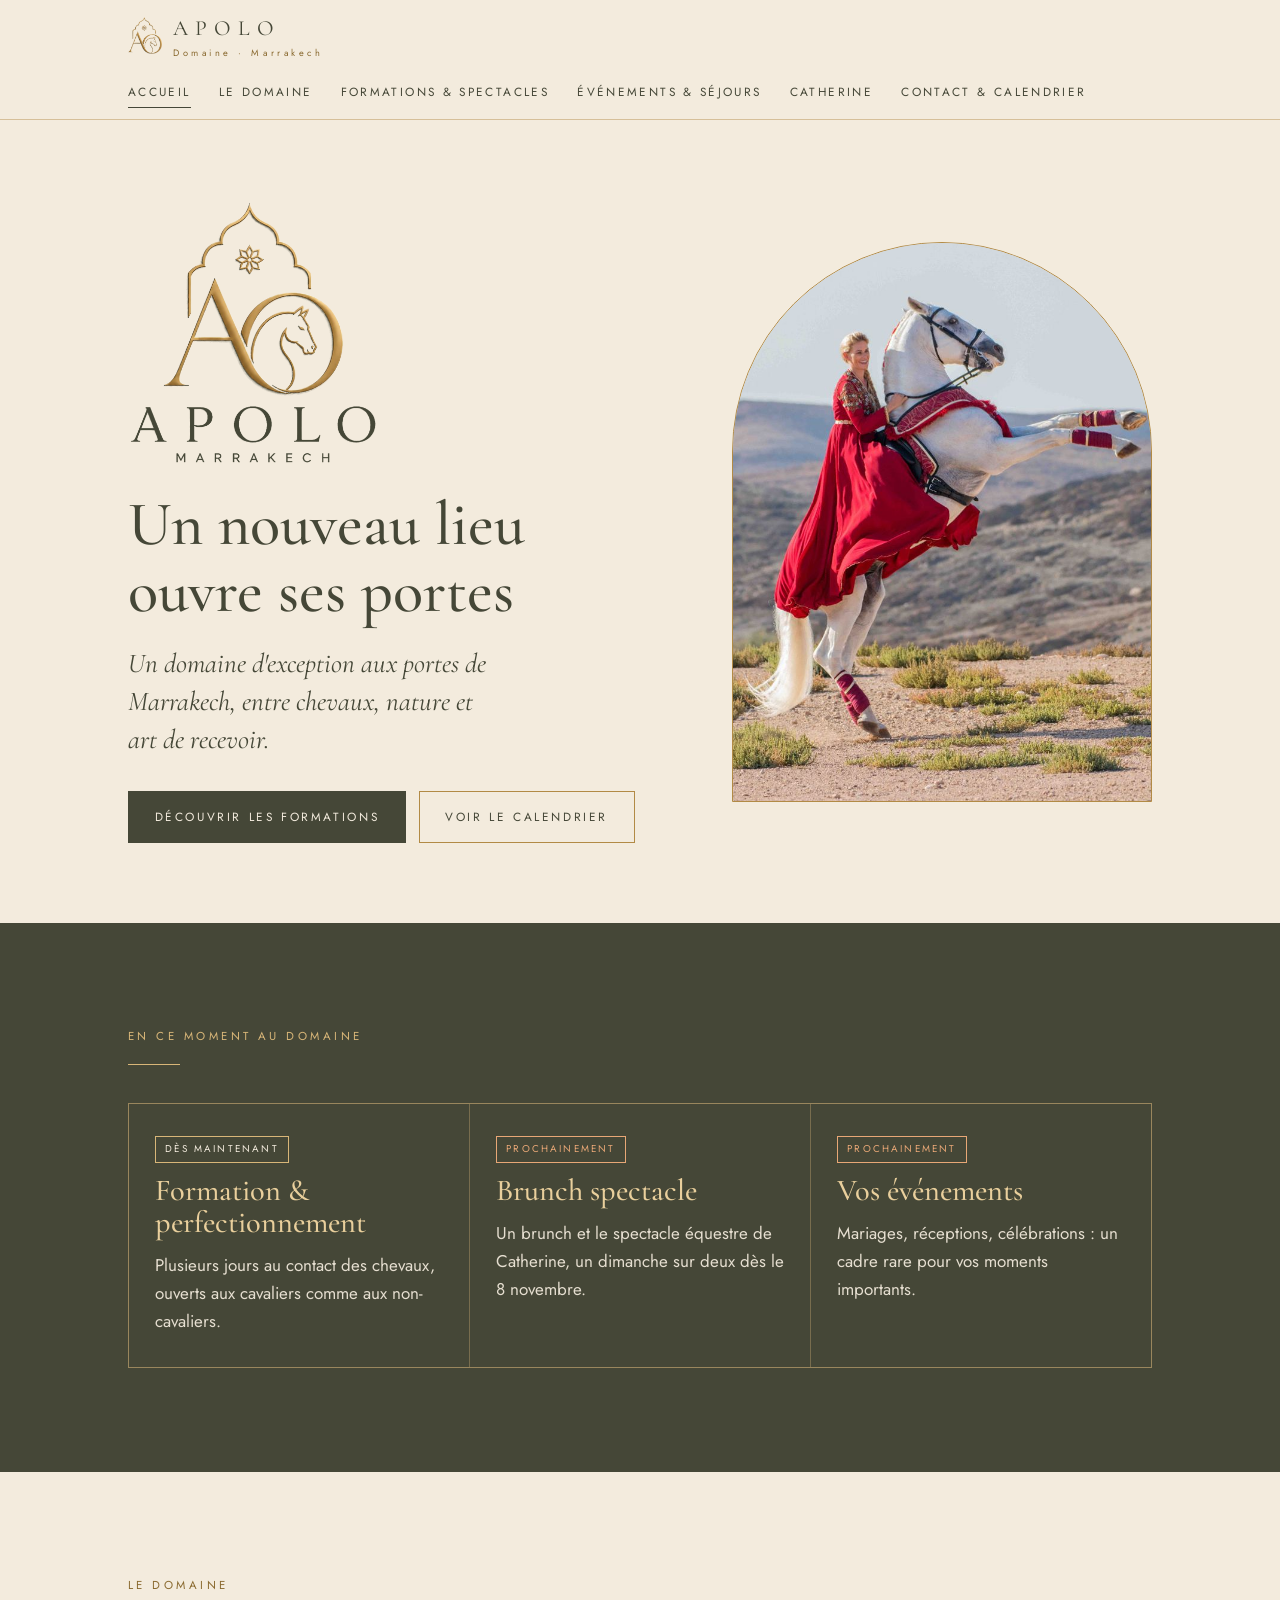
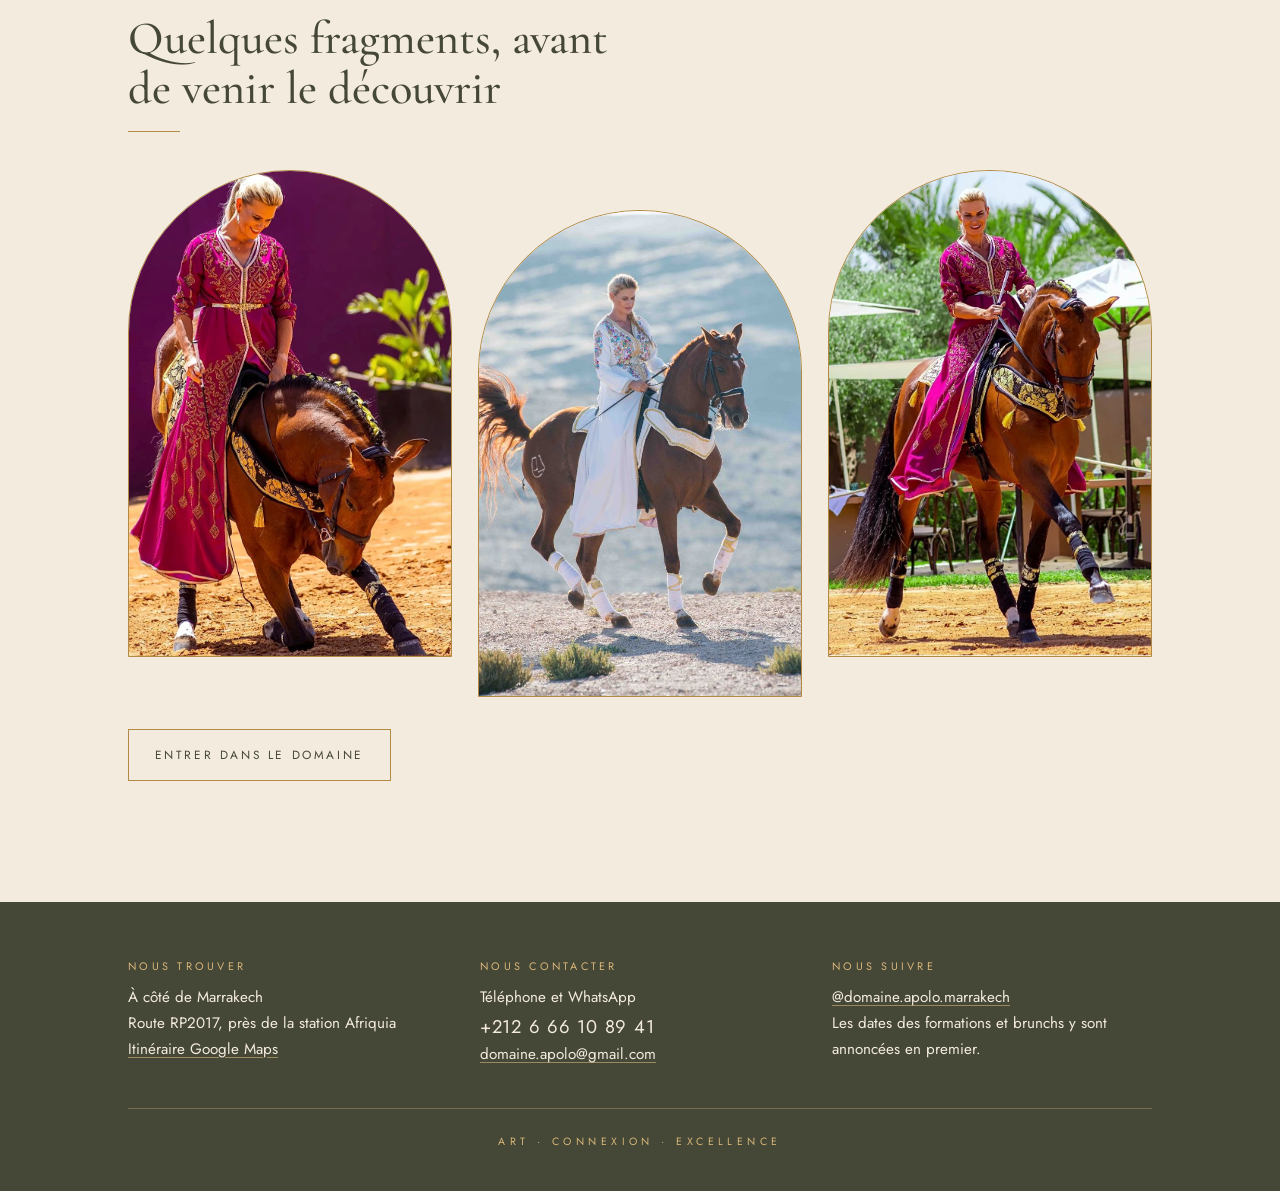
<file: index.html>
<!doctype html><html lang="fr"><head><meta charset=utf8><meta name=viewport content="width=device-width,initial-scale=1,viewport-fit=cover"><style>:root{color-scheme:light;box-sizing:border-box}body{margin:0;padding:0;font:14px -apple-system,sans-serif;background:#fff;color:#000}img{max-width:100%}</style></head><body>
<title>Apolo Domaine Marrakech</title>
<link rel="preconnect" href="https://fonts.googleapis.com">
<link rel="stylesheet" href="https://fonts.googleapis.com/css2?family=Cormorant+Garamond:ital,wght@0,400;0,500;0,600;1,400;1,500&family=Jost:wght@400;500&display=swap">
<link rel="stylesheet" href="style.css">
<style>
.hero{padding-block:clamp(2.5rem,7vw,5rem)}
.hero .split{grid-template-columns:minmax(0,1.1fr) minmax(0,.9fr)}
.hero-logo{width:min(250px,60vw)}
.hero h1{font-size:clamp(2.3rem,5.4vw,3.9rem);margin-top:1.6rem}
.hero .lead{margin:1.2rem 0 2rem;max-width:30ch}
.hero .arch{aspect-ratio:3/4;width:100%;max-width:420px;justify-self:end}
@media(max-width:760px){.hero .split{grid-template-columns:1fr}.hero .arch{justify-self:center;max-width:320px}}
.now{display:grid;grid-template-columns:repeat(auto-fit,minmax(min(100%,260px),1fr));gap:1px;background:rgba(216,182,120,.35);border:1px solid rgba(216,182,120,.35);margin-top:2.4rem}
.now a{background:var(--olive);padding:2rem 1.6rem;text-decoration:none;display:grid;gap:.7rem;align-content:start}
.now a:hover{background:var(--olive-soft)}
.now h3{font-size:1.9rem;color:#E9CF9C}
.now p{margin:0;opacity:.92}
.frags{display:grid;grid-template-columns:repeat(3,minmax(0,1fr));gap:clamp(.8rem,2.5vw,1.6rem);margin-top:2.4rem}
.frags .arch{aspect-ratio:2/3}
.frags .arch:nth-child(2){margin-top:2.5rem}
@media(max-width:560px){.frags{grid-template-columns:repeat(2,minmax(0,1fr))}.frags .arch:nth-child(3){display:none}}
</style>

<header class="top"><div class="wrap">
<a class="brand" href="index.html"><img src="embleme_apolo.png" alt=""><span>APOLO<small>Domaine · Marrakech</small></span></a>
<button class="menu-btn" type="button" aria-expanded="false" aria-controls="menu">Menu</button>
<nav class="nav" id="menu" aria-label="Menu principal">
<a href="index.html" aria-current="page">Accueil</a>
<a href="domaine.html">Le Domaine</a>
<a href="experiences.html">Formations &amp; Spectacles</a>
<a href="evenements.html">Événements &amp; Séjours</a>
<a href="catherine.html">Catherine</a>
<a href="contact.html">Contact &amp; Calendrier</a>
</nav>
</div></header>

<main>
<section class="hero"><div class="wrap split">
<div>
<img class="hero-logo" src="logo_apolo.png" alt="Apolo Marrakech">
<h1>Un nouveau lieu ouvre ses portes</h1>
<p class="lead">Un domaine d'exception aux portes de Marrakech, entre chevaux, nature et art de recevoir.</p>
<div class="actions"><a class="btn" href="experiences.html">Découvrir les formations</a><a class="btn ghost" href="contact.html">Voir le calendrier</a></div>
</div>
<div class="arch"><img src="photos/rouge-cabre.jpg" alt="Catherine en robe rouge sur un cheval blanc cabré" style="object-position:33% 50%"></div>
</div></section>

<section class="dark"><div class="wrap">
<div class="intro"><div class="eyebrow">En ce moment au domaine</div><div class="rule"></div></div>
<div class="now">
<a href="experiences.html"><span class="tag open" style="justify-self:start;color:var(--ivory);background:transparent;border-color:#D8B678">Dès maintenant</span><h3>Formation &amp; perfectionnement</h3><p>Plusieurs jours au contact des chevaux, ouverts aux cavaliers comme aux non-cavaliers.</p></a>
<a href="experiences.html"><span class="tag soon" style="justify-self:start">Prochainement</span><h3>Brunch spectacle</h3><p>Un brunch et le spectacle équestre de Catherine, un dimanche sur deux dès le 8 novembre.</p></a>
<a href="evenements.html"><span class="tag soon" style="justify-self:start">Prochainement</span><h3>Vos événements</h3><p>Mariages, réceptions, célébrations : un cadre rare pour vos moments importants.</p></a>
</div>
</div></section>

<section><div class="wrap">
<div class="intro"><div class="eyebrow">Le domaine</div><h2 style="font-size:clamp(2rem,4vw,2.9rem)">Quelques fragments, avant de venir le découvrir</h2><div class="rule"></div></div>
<div class="frags">
<div class="arch"><img src="photos/cath-fuchsia-reverence.jpg" alt="Catherine en caftan fuchsia, sur un alezan" style="object-position:45% 40%" loading="lazy"></div>
<div class="arch"><img src="photos/blanc-envol.jpg" alt="Cheval alezan, la queue dans la lumière" style="object-position:38% 50%" loading="lazy"></div>
<div class="arch"><img src="photos/cath-fuchsia-trot.jpg" alt="Catherine en caftan fuchsia, au trot sur un alezan" style="object-position:55% 40%" loading="lazy"></div>
</div>
<p style="margin-top:2rem"><a class="btn ghost" href="domaine.html">Entrer dans le domaine</a></p>
</div></section>
</main>

<footer class="foot"><div class="wrap">
<div class="cols">
<div><h4>Nous trouver</h4><p>À côté de Marrakech<br>Route RP2017, près de la station Afriquia<br><a href="https://www.google.com/maps/search/?api=1&amp;query=31.46699,-7.87174" target="_blank" rel="noopener">Itinéraire Google Maps</a></p></div>
<div><h4>Nous contacter</h4><p>Téléphone et WhatsApp<br><span style="font-size:1.15rem;letter-spacing:.04em">+212 6 66 10 89 41</span><br><a href="mailto:domaine.apolo@gmail.com">domaine.apolo@gmail.com</a></p></div>
<div><h4>Nous suivre</h4><p><a href="https://www.instagram.com/domaine.apolo.marrakech/" target="_blank" rel="noopener">@domaine.apolo.marrakech</a><br>Les dates des formations et brunchs y sont annoncées en premier.</p></div>
</div>
<div class="motto">Art · Connexion · Excellence</div>
</div></footer>
<script>(function(){function up(){try{window.scrollTo(0,0);document.documentElement.scrollTop=0;document.body.scrollTop=0;}catch(e){}}
try{if("scrollRestoration" in history)history.scrollRestoration="manual";}catch(e){}
if(!location.hash){up();document.addEventListener("DOMContentLoaded",up);window.addEventListener("load",function(){up();setTimeout(up,60);setTimeout(up,300);});window.addEventListener("pageshow",up);}
document.querySelectorAll(".nav a,.brand").forEach(function(a){a.addEventListener("click",function(e){var h=a.getAttribute("href")||"",p=location.pathname.split("/").pop()||"index.html";if(h===p||(h==="index.html"&&p==="")){e.preventDefault();window.scrollTo({top:0,behavior:"smooth"});var t=document.querySelector(".top"),m=document.querySelector(".menu-btn");if(t&&t.classList.contains("open")){t.classList.remove("open");if(m){m.setAttribute("aria-expanded","false");m.textContent="Menu";}}}});});})();</script>
<script>(function(){var b=document.querySelector(".menu-btn"),h=document.querySelector(".top");if(!b||!h)return;b.addEventListener("click",function(){var o=h.classList.toggle("open");b.setAttribute("aria-expanded",o?"true":"false");b.textContent=o?"Fermer":"Menu";});})();</script>
</body></html>
</file>
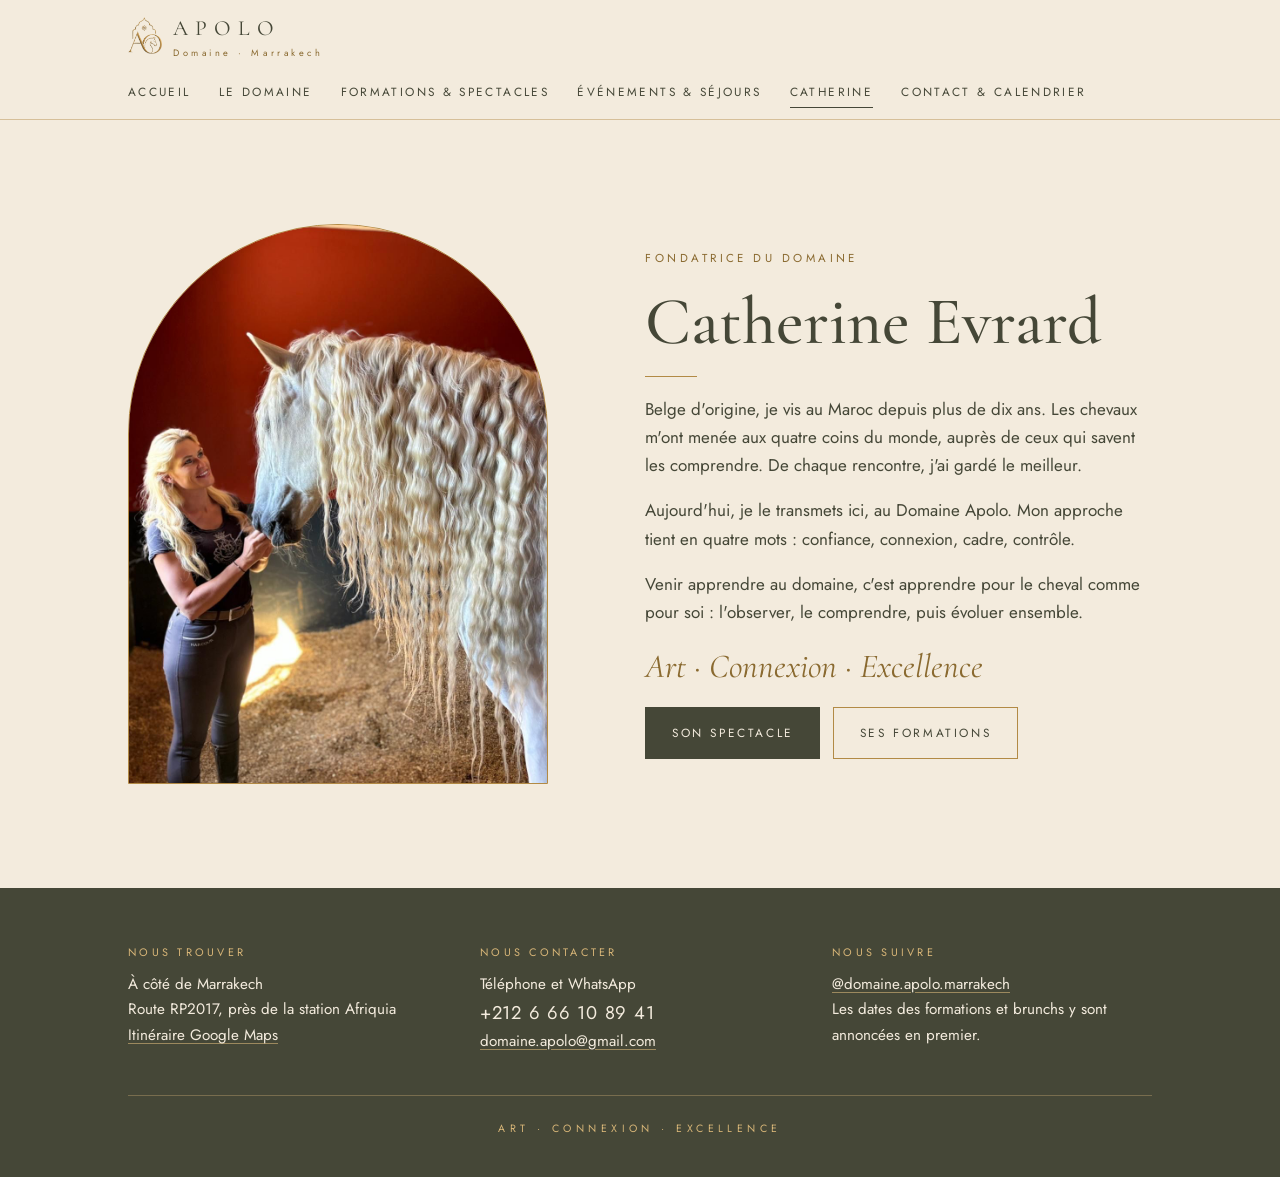
<file: catherine.html>
<!doctype html>
<html lang="fr">
<head>
<meta charset="utf-8">
<meta name="viewport" content="width=device-width, initial-scale=1, viewport-fit=cover">
<title>Catherine Evrard · Apolo</title>
<link rel="preconnect" href="https://fonts.googleapis.com">
<link rel="stylesheet" href="https://fonts.googleapis.com/css2?family=Cormorant+Garamond:ital,wght@0,400;0,500;0,600;1,400;1,500&family=Jost:wght@400;500&display=swap">
<link rel="stylesheet" href="style.css">
<style>
.portrait .arch{aspect-ratio:3/4;width:100%;max-width:420px}
.portrait h1{font-size:clamp(2.6rem,6vw,4.2rem)}
.quote{font-family:var(--f-display);font-style:italic;font-size:clamp(1.5rem,3vw,2.1rem);line-height:1.35;color:var(--gold-ink);margin:0;max-width:28ch}
.draft{border:1px dashed var(--gold);padding:1rem 1.2rem;font-size:.92rem;color:var(--olive-soft)}
</style>
</head>
<body>
<header class="top"><div class="wrap">
<a class="brand" href="index.html"><img src="embleme_apolo.png" alt=""><span>APOLO<small>Domaine · Marrakech</small></span></a>
<button class="menu-btn" type="button" aria-expanded="false" aria-controls="menu">Menu</button>
<nav class="nav" id="menu" aria-label="Menu principal">
<a href="index.html">Accueil</a>
<a href="domaine.html">Le Domaine</a>
<a href="experiences.html">Formations &amp; Spectacles</a>
<a href="evenements.html">Événements &amp; Séjours</a>
<a href="catherine.html" aria-current="page">Catherine</a>
<a href="contact.html">Contact &amp; Calendrier</a>
</nav>
</div></header>

<main>
<section class="portrait"><div class="wrap split">
<div class="arch"><img src="photos/catherine-criniere.jpg" alt="Catherine Evrard avec un de ses chevaux" style="object-position:35% 50%"></div>
<div class="intro">
<div class="eyebrow">Fondatrice du domaine</div>
<h1>Catherine Evrard</h1>
<div class="rule"></div>
<p>Belge d'origine, je vis au Maroc depuis plus de dix ans. Les chevaux m'ont menée aux quatre coins du monde, auprès de ceux qui savent les comprendre. De chaque rencontre, j'ai gardé le meilleur.</p>
<p>Aujourd'hui, je le transmets ici, au Domaine Apolo. Mon approche tient en quatre mots : confiance, connexion, cadre, contrôle.</p>
<p>Venir apprendre au domaine, c'est apprendre pour le cheval comme pour soi : l'observer, le comprendre, puis évoluer ensemble.</p>
<p class="quote">Art · Connexion · Excellence</p>
<div class="actions"><a class="btn" href="experiences.html#spectacle">Son spectacle</a><a class="btn ghost" href="experiences.html#stages">Ses formations</a></div>
</div>
</div></section>
</main>

<footer class="foot"><div class="wrap">
<div class="cols">
<div><h4>Nous trouver</h4><p>À côté de Marrakech<br>Route RP2017, près de la station Afriquia<br><a href="https://www.google.com/maps/search/?api=1&amp;query=31.46699,-7.87174" target="_blank" rel="noopener">Itinéraire Google Maps</a></p></div>
<div><h4>Nous contacter</h4><p>Téléphone et WhatsApp<br><span style="font-size:1.15rem;letter-spacing:.04em">+212 6 66 10 89 41</span><br><a href="mailto:domaine.apolo@gmail.com">domaine.apolo@gmail.com</a></p></div>
<div><h4>Nous suivre</h4><p><a href="https://www.instagram.com/domaine.apolo.marrakech/" target="_blank" rel="noopener">@domaine.apolo.marrakech</a><br>Les dates des formations et brunchs y sont annoncées en premier.</p></div>
</div>
<div class="motto">Art · Connexion · Excellence</div>
</div></footer>
<script>(function(){function up(){try{window.scrollTo(0,0);document.documentElement.scrollTop=0;document.body.scrollTop=0;}catch(e){}}
try{if("scrollRestoration" in history)history.scrollRestoration="manual";}catch(e){}
if(!location.hash){up();document.addEventListener("DOMContentLoaded",up);window.addEventListener("load",function(){up();setTimeout(up,60);setTimeout(up,300);});window.addEventListener("pageshow",up);}
document.querySelectorAll(".nav a,.brand").forEach(function(a){a.addEventListener("click",function(e){var h=a.getAttribute("href")||"",p=location.pathname.split("/").pop()||"index.html";if(h===p||(h==="index.html"&&p==="")){e.preventDefault();window.scrollTo({top:0,behavior:"smooth"});var t=document.querySelector(".top"),m=document.querySelector(".menu-btn");if(t&&t.classList.contains("open")){t.classList.remove("open");if(m){m.setAttribute("aria-expanded","false");m.textContent="Menu";}}}});});})();</script>
<script>(function(){var b=document.querySelector(".menu-btn"),h=document.querySelector(".top");if(!b||!h)return;b.addEventListener("click",function(){var o=h.classList.toggle("open");b.setAttribute("aria-expanded",o?"true":"false");b.textContent=o?"Fermer":"Menu";});})();</script>
</body>
</html>
</file>
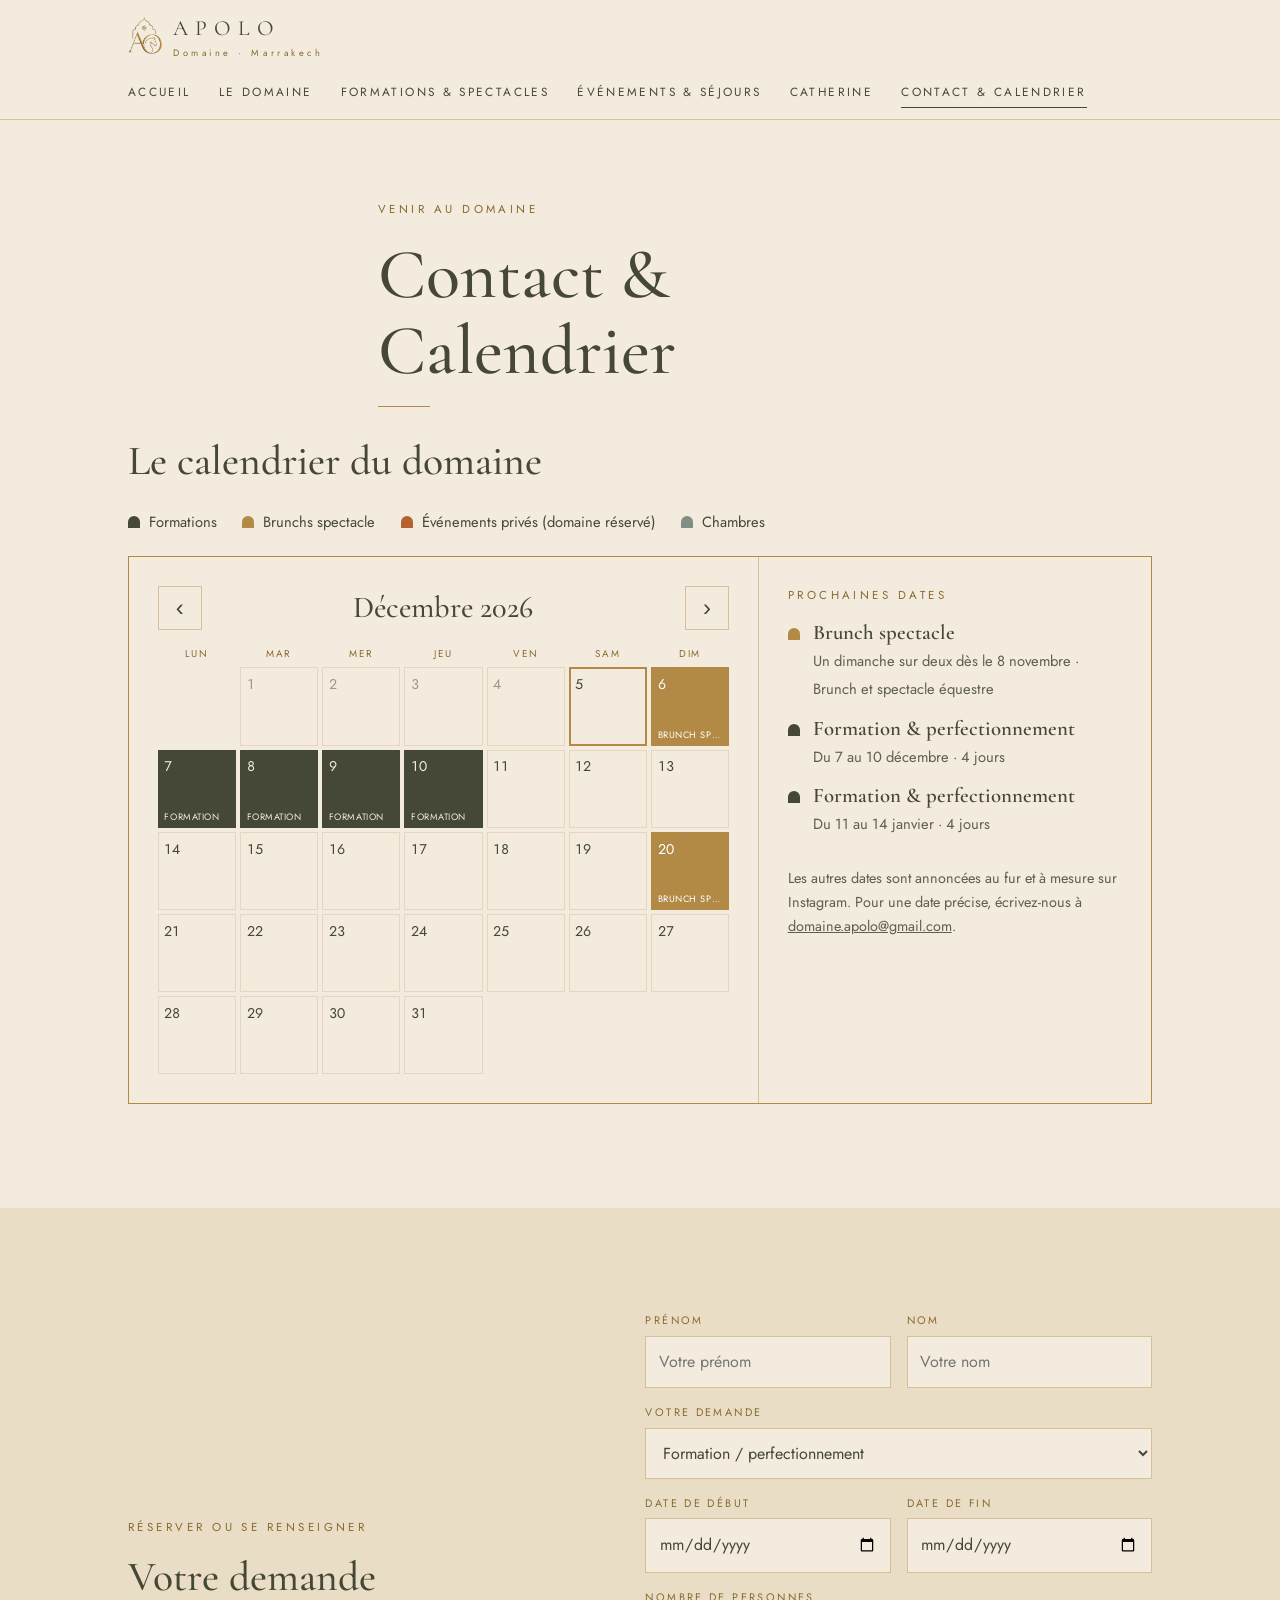
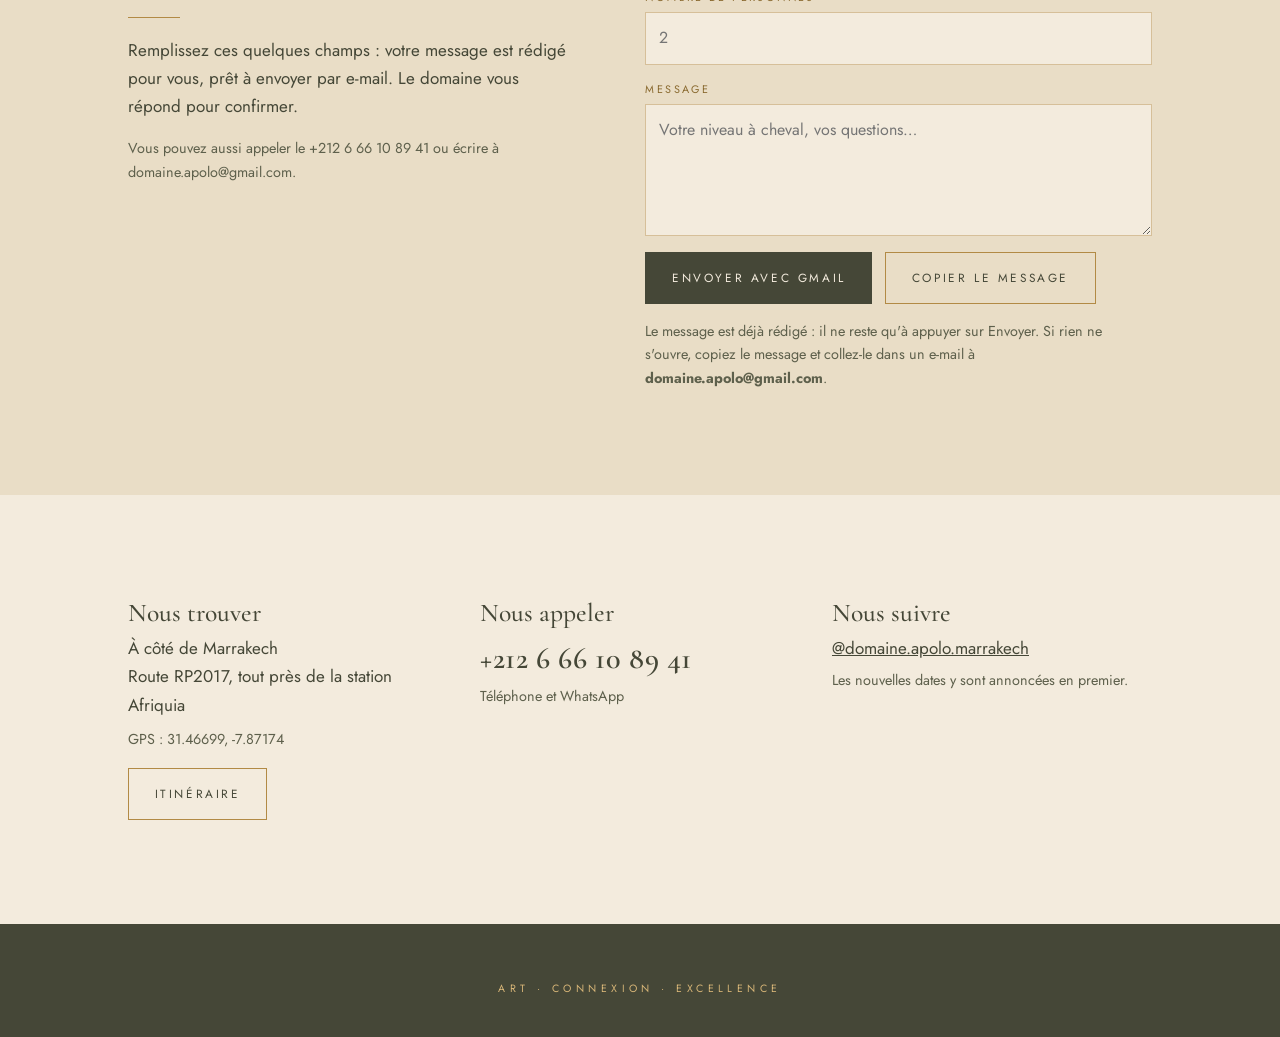
<file: contact.html>
<!doctype html>
<html lang="fr">
<head>
<meta charset="utf-8">
<meta name="viewport" content="width=device-width, initial-scale=1, viewport-fit=cover">
<title>Contact et Calendrier · Apolo</title>
<link rel="preconnect" href="https://fonts.googleapis.com">
<link rel="stylesheet" href="https://fonts.googleapis.com/css2?family=Cormorant+Garamond:ital,wght@0,400;0,500;0,600;1,400;1,500&family=Jost:wght@400;500&display=swap">
<link rel="stylesheet" href="style.css">
<style>
.page-head{padding-block:clamp(3rem,7vw,5rem) 1rem}
.page-head h1{font-size:clamp(2.6rem,6vw,4.4rem)}
.legend{display:flex;flex-wrap:wrap;gap:.6rem 1.6rem;margin:1.6rem 0 1.4rem;font-size:.92rem}
.legend span{display:flex;align-items:center;gap:.55rem}
.legend i{width:12px;height:12px;border-radius:50% 50% 0 0;display:inline-block}
.cal{border:1px solid var(--gold);background:var(--ivory);display:grid;grid-template-columns:minmax(0,1.6fr) minmax(0,1fr)}
@media(max-width:820px){.cal{grid-template-columns:1fr}}
.cal iframe{width:100%;height:600px;border:0;grid-column:1/-1}
.month{padding:clamp(1rem,3vw,1.8rem);min-width:0}
.mhead{display:flex;align-items:center;justify-content:space-between;margin-bottom:1rem}
.mhead h3{font-size:1.9rem;text-transform:capitalize}
.mnav{width:44px;height:44px;border:1px solid var(--line);background:transparent;color:var(--olive);font-size:1.5rem;line-height:1;cursor:pointer}
.mnav:hover{background:var(--sand)}
.grid{display:grid;grid-template-columns:repeat(7,minmax(0,1fr));gap:4px}
.dow span{font-size:.62rem;letter-spacing:.18em;text-transform:uppercase;color:var(--gold-ink);text-align:center;padding-bottom:.3rem}
.day{aspect-ratio:1/1;min-height:40px;border:1px solid rgba(178,138,69,.22);padding:.3rem .35rem;display:flex;flex-direction:column;justify-content:space-between;font-size:.88rem;font-variant-numeric:tabular-nums;min-width:0;overflow:hidden}
.day.out{border-color:transparent;color:transparent}
.day.past{color:#9C9A86}
.day.today{outline:2px solid var(--gold);outline-offset:-2px}
.day .lbl{font-size:.58rem;letter-spacing:.06em;text-transform:uppercase;line-height:1.1;white-space:nowrap;overflow:hidden;text-overflow:ellipsis}
.day.stage{background:#454737;color:#F3EBDD;border-color:#454737}
.day.brunch{background:#B28A45;color:#fff;border-color:#B28A45}
.day.event{background:#B4632F;color:#fff;border-color:#B4632F}
.day.room{background:#7F8F86;color:#fff;border-color:#7F8F86}
@media(max-width:480px){.day .lbl{display:none}}
.upcoming{border-left:1px solid var(--line);padding:clamp(1rem,3vw,1.8rem);display:grid;gap:1rem;align-content:start;min-width:0}
@media(max-width:820px){.upcoming{border-left:0;border-top:1px solid var(--line)}}
.upcoming ul{list-style:none;margin:0;padding:0;display:grid;gap:.9rem}
.upcoming li{display:grid;grid-template-columns:auto minmax(0,1fr);gap:.8rem;align-items:start}
.upcoming i{width:12px;height:12px;margin-top:.45rem;border-radius:50% 50% 0 0}
.upcoming strong{display:block;font-family:var(--f-display);font-weight:600;font-size:1.3rem;line-height:1.2}
.upcoming span{font-size:.92rem;color:var(--olive-soft)}
form{display:grid;gap:1rem;max-width:620px}
.row{display:grid;grid-template-columns:repeat(2,minmax(0,1fr));gap:1rem}
@media(max-width:560px){.row{grid-template-columns:1fr}}
label{display:grid;gap:.35rem;font-size:.68rem;letter-spacing:.22em;text-transform:uppercase;color:var(--gold-ink)}
input,select,textarea{font:inherit;font-size:1rem;letter-spacing:normal;text-transform:none;color:var(--olive);background:var(--ivory);border:1px solid var(--line);padding:.75rem .8rem;width:100%}
.access{display:grid;grid-template-columns:repeat(auto-fit,minmax(min(100%,240px),1fr));gap:2rem}
.access h3{font-size:1.6rem;margin-bottom:.5rem}
.access p{margin:0}
.big{font-family:var(--f-display);font-size:1.9rem;font-weight:600;letter-spacing:.02em}
.note{font-size:.9rem;color:var(--olive-soft)}
</style>
</head>
<body>
<header class="top"><div class="wrap">
<a class="brand" href="index.html"><img src="embleme_apolo.png" alt=""><span>APOLO<small>Domaine · Marrakech</small></span></a>
<button class="menu-btn" type="button" aria-expanded="false" aria-controls="menu">Menu</button>
<nav class="nav" id="menu" aria-label="Menu principal">
<a href="index.html">Accueil</a>
<a href="domaine.html">Le Domaine</a>
<a href="experiences.html">Formations &amp; Spectacles</a>
<a href="evenements.html">Événements &amp; Séjours</a>
<a href="catherine.html">Catherine</a>
<a href="contact.html" aria-current="page">Contact &amp; Calendrier</a>
</nav>
</div></header>

<main>
<section class="page-head"><div class="wrap intro">
<div class="eyebrow">Venir au domaine</div>
<h1>Contact &amp; Calendrier</h1>
<div class="rule"></div>
</div></section>

<section id="calendrier" style="padding-top:1rem"><div class="wrap">
<h2 style="font-size:clamp(1.9rem,4vw,2.6rem)">Le calendrier du domaine</h2>
<div class="legend" aria-label="Légende">
<span><i style="background:#454737"></i>Formations</span>
<span><i style="background:#B28A45"></i>Brunchs spectacle</span>
<span><i style="background:#B4632F"></i>Événements privés (domaine réservé)</span>
<span><i style="background:#7F8F86"></i>Chambres</span>
</div>
<div class="cal" id="cal">
<div class="month">
<div class="mhead">
<button type="button" id="prev" class="mnav" aria-label="Mois précédent">‹</button>
<h3 id="mtitle">Octobre 2026</h3>
<button type="button" id="next" class="mnav" aria-label="Mois suivant">›</button>
</div>
<div class="grid dow" aria-hidden="true"><span>Lun</span><span>Mar</span><span>Mer</span><span>Jeu</span><span>Ven</span><span>Sam</span><span>Dim</span></div>
<div class="grid days" id="days" role="grid" aria-label="Jours du mois"></div>
</div>
<div class="upcoming">
<div class="eyebrow">Prochaines dates</div>
<ul id="list"></ul>
<p class="note">Les autres dates sont annoncées au fur et à mesure sur Instagram. Pour une date précise, écrivez-nous à <a href="mailto:domaine.apolo@gmail.com">domaine.apolo@gmail.com</a>.</p>
</div>
</div>
<p class="note" id="cal-link" hidden style="margin-top:.8rem"><a href="#" target="_blank" rel="noopener">Ouvrir le calendrier en grand</a></p>
</div></section>

<section id="demande" class="band"><div class="wrap split">
<div class="intro">
<div class="eyebrow">Réserver ou se renseigner</div>
<h2 style="font-size:clamp(1.9rem,4vw,2.6rem)">Votre demande</h2>
<div class="rule"></div>
<p>Remplissez ces quelques champs : votre message est rédigé pour vous, prêt à envoyer par e-mail. Le domaine vous répond pour confirmer.</p>
<p class="note">Vous pouvez aussi appeler le +212 6 66 10 89 41 ou écrire à domaine.apolo@gmail.com.</p>
</div>
<form id="f">
<div class="row">
<label for="pn">Prénom<input id="pn" autocomplete="given-name" placeholder="Votre prénom"></label>
<label for="n">Nom<input id="n" autocomplete="family-name" placeholder="Votre nom"></label>
</div>
<label for="t">Votre demande<select id="t">
<option>Formation / perfectionnement</option><option>Brunch spectacle</option><option>Événement privé</option><option>Séjour</option><option>Autre</option>
</select></label>
<div class="row">
<label for="d">Date de début<input id="d" type="date"></label>
<label for="d2">Date de fin<input id="d2" type="date"></label>
</div>
<label for="p">Nombre de personnes<input id="p" type="number" min="1" inputmode="numeric" placeholder="2"></label>
<label for="m">Message<textarea id="m" rows="4" placeholder="Votre niveau à cheval, vos questions…"></textarea></label>
<div class="actions"><a class="btn" id="gmail" href="https://mail.google.com/mail/?view=cm&fs=1&to=domaine.apolo@gmail.com" target="_blank" rel="noopener">Envoyer avec Gmail</a><button class="btn ghost" id="copy" type="button">Copier le message</button></div>
<p class="note" id="copied" style="margin:0" aria-live="polite">Le message est déjà rédigé : il ne reste qu'à appuyer sur Envoyer. Si rien ne s'ouvre, copiez le message et collez-le dans un e-mail à <strong>domaine.apolo@gmail.com</strong>.</p>
</form>
</div></section>

<section><div class="wrap access">
<div><h3>Nous trouver</h3><p>À côté de Marrakech<br>Route RP2017, tout près de la station Afriquia</p><p class="note" style="margin-top:.6rem">GPS : 31.46699, -7.87174</p><p style="margin-top:1rem"><a class="btn ghost" href="https://www.google.com/maps/search/?api=1&amp;query=31.46699,-7.87174" target="_blank" rel="noopener">Itinéraire</a></p></div>
<div><h3>Nous appeler</h3><p class="big">+212 6 66 10 89 41</p><p class="note">Téléphone et WhatsApp</p></div>
<div><h3>Nous suivre</h3><p><a href="https://www.instagram.com/domaine.apolo.marrakech/" target="_blank" rel="noopener">@domaine.apolo.marrakech</a></p><p class="note" style="margin-top:.4rem">Les nouvelles dates y sont annoncées en premier.</p></div>
</div></section>
</main>

<footer class="foot"><div class="wrap">
<div class="motto" style="margin-top:0;border-top:0;padding-top:0">Art · Connexion · Excellence</div>
</div></footer>

<script>
/* Dates du domaine. type : stage | brunch | event | room. Dates au format AAAA-MM-JJ. */
var DATES = [
  {type:'stage', start:'2026-11-23', end:'2026-11-26', titre:'Formation & perfectionnement', detail:'4 jours'},
  {type:'stage', start:'2026-12-07', end:'2026-12-10', titre:'Formation & perfectionnement', detail:'4 jours'},
  {type:'stage', start:'2027-01-11', end:'2027-01-14', titre:'Formation & perfectionnement', detail:'4 jours'},
  /* Brunch un dimanche sur deux (step:14) : « until » est la dernière date générée, à repousser ou à raccourcir. */
  {type:'brunch', every:'sunday', step:14, start:'2026-11-08', until:'2027-10-31', titre:'Brunch spectacle', detail:'Brunch et spectacle équestre'}
];
/* Plus tard : coller ici l'adresse « intégrer » de l'agenda Google public du domaine. */
var AGENDA_GOOGLE = '';
(function(){
  var TYPES={stage:{nom:'Formation',c:'#454737'},brunch:{nom:'Brunch spectacle',c:'#B28A45'},event:{nom:'Domaine réservé',c:'#B4632F'},room:{nom:'Chambres réservées',c:'#7F8F86'}};
  var MOIS=['janvier','février','mars','avril','mai','juin','juillet','août','septembre','octobre','novembre','décembre'];
  function d(s){var p=s.split('-');return new Date(+p[0],+p[1]-1,+p[2]);}
  function key(x){return x.getFullYear()*10000+(x.getMonth()+1)*100+x.getDate();}
  var today=new Date(); today=new Date(today.getFullYear(),today.getMonth(),today.getDate());
  var byDay={};
  DATES.forEach(function(e){var pas=e.step||(e.every==='sunday'?7:1), fin=d(e.every?e.until:e.end);for(var x=d(e.start);x<=fin;x.setDate(x.getDate()+pas)){byDay[key(x)]=e;}});
  var view=new Date(today.getFullYear(),today.getMonth(),1);
  var days=document.getElementById('days'), title=document.getElementById('mtitle');
  function render(){
    title.textContent=MOIS[view.getMonth()]+' '+view.getFullYear();
    days.replaceChildren();
    var first=(view.getDay()+6)%7, n=new Date(view.getFullYear(),view.getMonth()+1,0).getDate();
    for(var i=0;i<first;i++){var o=document.createElement('div');o.className='day out';days.appendChild(o);}
    for(var j=1;j<=n;j++){
      var x=new Date(view.getFullYear(),view.getMonth(),j), e=byDay[key(x)], c=document.createElement('div');
      c.className='day'+(e?' '+e.type:'')+(x<today?' past':'')+(+x===+today?' today':'');
      c.setAttribute('role','gridcell');
      c.setAttribute('aria-label',j+' '+MOIS[view.getMonth()]+(e?' : '+TYPES[e.type].nom:' : libre'));
      var num=document.createElement('span');num.textContent=j;c.appendChild(num);
      if(e){var l=document.createElement('span');l.className='lbl';l.textContent=TYPES[e.type].nom;c.appendChild(l);}
      days.appendChild(c);
    }
  }
  document.getElementById('prev').addEventListener('click',function(){view.setMonth(view.getMonth()-1);render();});
  document.getElementById('next').addEventListener('click',function(){view.setMonth(view.getMonth()+1);render();});
  render();
  var list=document.getElementById('list');
  DATES.filter(function(e){return d(e.every?e.until:e.end)>=today;}).sort(function(a,b){return d(a.start)-d(b.start);}).forEach(function(e){
    var s=d(e.start),f=d(e.end||e.start),li=document.createElement('li'),dot=document.createElement('i'),t=document.createElement('div');
    dot.style.background=TYPES[e.type].c;
    var quand=e.every?((e.step===14?'Un dimanche sur deux dès le ':'Tous les dimanches dès le ')+(s.getDate()===1?'1er':s.getDate())+' '+MOIS[s.getMonth()]):(+s===+f)?('Le '+s.getDate()+' '+MOIS[s.getMonth()]):('Du '+s.getDate()+(s.getMonth()!==f.getMonth()?' '+MOIS[s.getMonth()]:'')+' au '+f.getDate()+' '+MOIS[f.getMonth()]);
    var st=document.createElement('strong');st.textContent=e.titre;
    var sp=document.createElement('span');sp.textContent=quand+(e.detail?' · '+e.detail:'');
    t.appendChild(st);t.appendChild(sp);li.appendChild(dot);li.appendChild(t);list.appendChild(li);
  });
  if(AGENDA_GOOGLE){
    var cal=document.getElementById('cal');
    var fr=document.createElement('iframe');
    fr.src=AGENDA_GOOGLE; fr.title='Calendrier du domaine Apolo'; fr.loading='lazy';
    cal.replaceChildren(fr);
    var lk=document.getElementById('cal-link'); lk.hidden=false; lk.querySelector('a').href=AGENDA_GOOGLE;
  }
  var ids=['pn','n','t','d','d2','p','m'], gm=document.getElementById('gmail'), full='';
  function val(i){var e=document.getElementById(i);return e?e.value.trim():''}
  function update(){
    var nom=(val('pn')+' '+val('n')).trim();var parts=['Bonjour'+(nom?', je suis '+nom:'')+'.','Demande : '+val('t')+'.'];
    function fr(v){var x=v.split('-');return x[2]+'/'+x[1]+'/'+x[0];}
    if(val('d')&&val('d2')) parts.push('Du '+fr(val('d'))+' au '+fr(val('d2'))+'.');
    else if(val('d')) parts.push('Date de début : '+fr(val('d'))+'.');
    else if(val('d2')) parts.push('Date de fin : '+fr(val('d2'))+'.');
    if(val('p')) parts.push('Nombre de personnes : '+val('p')+'.');
    if(val('m')) parts.push(val('m'));
    var sub=encodeURIComponent('Demande : '+val('t')), body=encodeURIComponent(parts.join(' '));
    gm.href='https://mail.google.com/mail/?view=cm&fs=1&to=domaine.apolo@gmail.com&su='+sub+'&body='+body;
    full='À : domaine.apolo@gmail.com\nObjet : Demande : '+val('t')+'\n\n'+parts.join(' ');
  }
  document.getElementById('d').addEventListener('change',function(){var e=document.getElementById('d2');e.min=this.value;if(e.value&&e.value<this.value)e.value=this.value;update();});
  ids.forEach(function(i){var e=document.getElementById(i);e.addEventListener('input',update);e.addEventListener('change',update);});
  document.getElementById('copy').addEventListener('click',function(){
    var ok=function(){document.getElementById('copied').textContent='Message copié. Collez-le dans un e-mail à domaine.apolo@gmail.com.';};
    var fb=function(){try{var t=document.createElement('textarea');t.value=full;t.style.position='fixed';t.style.opacity='0';document.body.appendChild(t);t.select();document.execCommand('copy');document.body.removeChild(t);ok();}catch(e){document.getElementById('copied').textContent='Copie impossible : écrivez directement à domaine.apolo@gmail.com.';}};
    try{navigator.clipboard.writeText(full).then(ok,fb);}catch(e){fb();}
  });
  document.getElementById('f').addEventListener('submit',function(e){e.preventDefault();});
  update();
})();
</script>
<script>(function(){function up(){try{window.scrollTo(0,0);document.documentElement.scrollTop=0;document.body.scrollTop=0;}catch(e){}}
try{if("scrollRestoration" in history)history.scrollRestoration="manual";}catch(e){}
if(!location.hash){up();document.addEventListener("DOMContentLoaded",up);window.addEventListener("load",function(){up();setTimeout(up,60);setTimeout(up,300);});window.addEventListener("pageshow",up);}
document.querySelectorAll(".nav a,.brand").forEach(function(a){a.addEventListener("click",function(e){var h=a.getAttribute("href")||"",p=location.pathname.split("/").pop()||"index.html";if(h===p||(h==="index.html"&&p==="")){e.preventDefault();window.scrollTo({top:0,behavior:"smooth"});var t=document.querySelector(".top"),m=document.querySelector(".menu-btn");if(t&&t.classList.contains("open")){t.classList.remove("open");if(m){m.setAttribute("aria-expanded","false");m.textContent="Menu";}}}});});})();</script>
<script>(function(){var b=document.querySelector(".menu-btn"),h=document.querySelector(".top");if(!b||!h)return;b.addEventListener("click",function(){var o=h.classList.toggle("open");b.setAttribute("aria-expanded",o?"true":"false");b.textContent=o?"Fermer":"Menu";});})();</script>
</body>
</html>
</file>
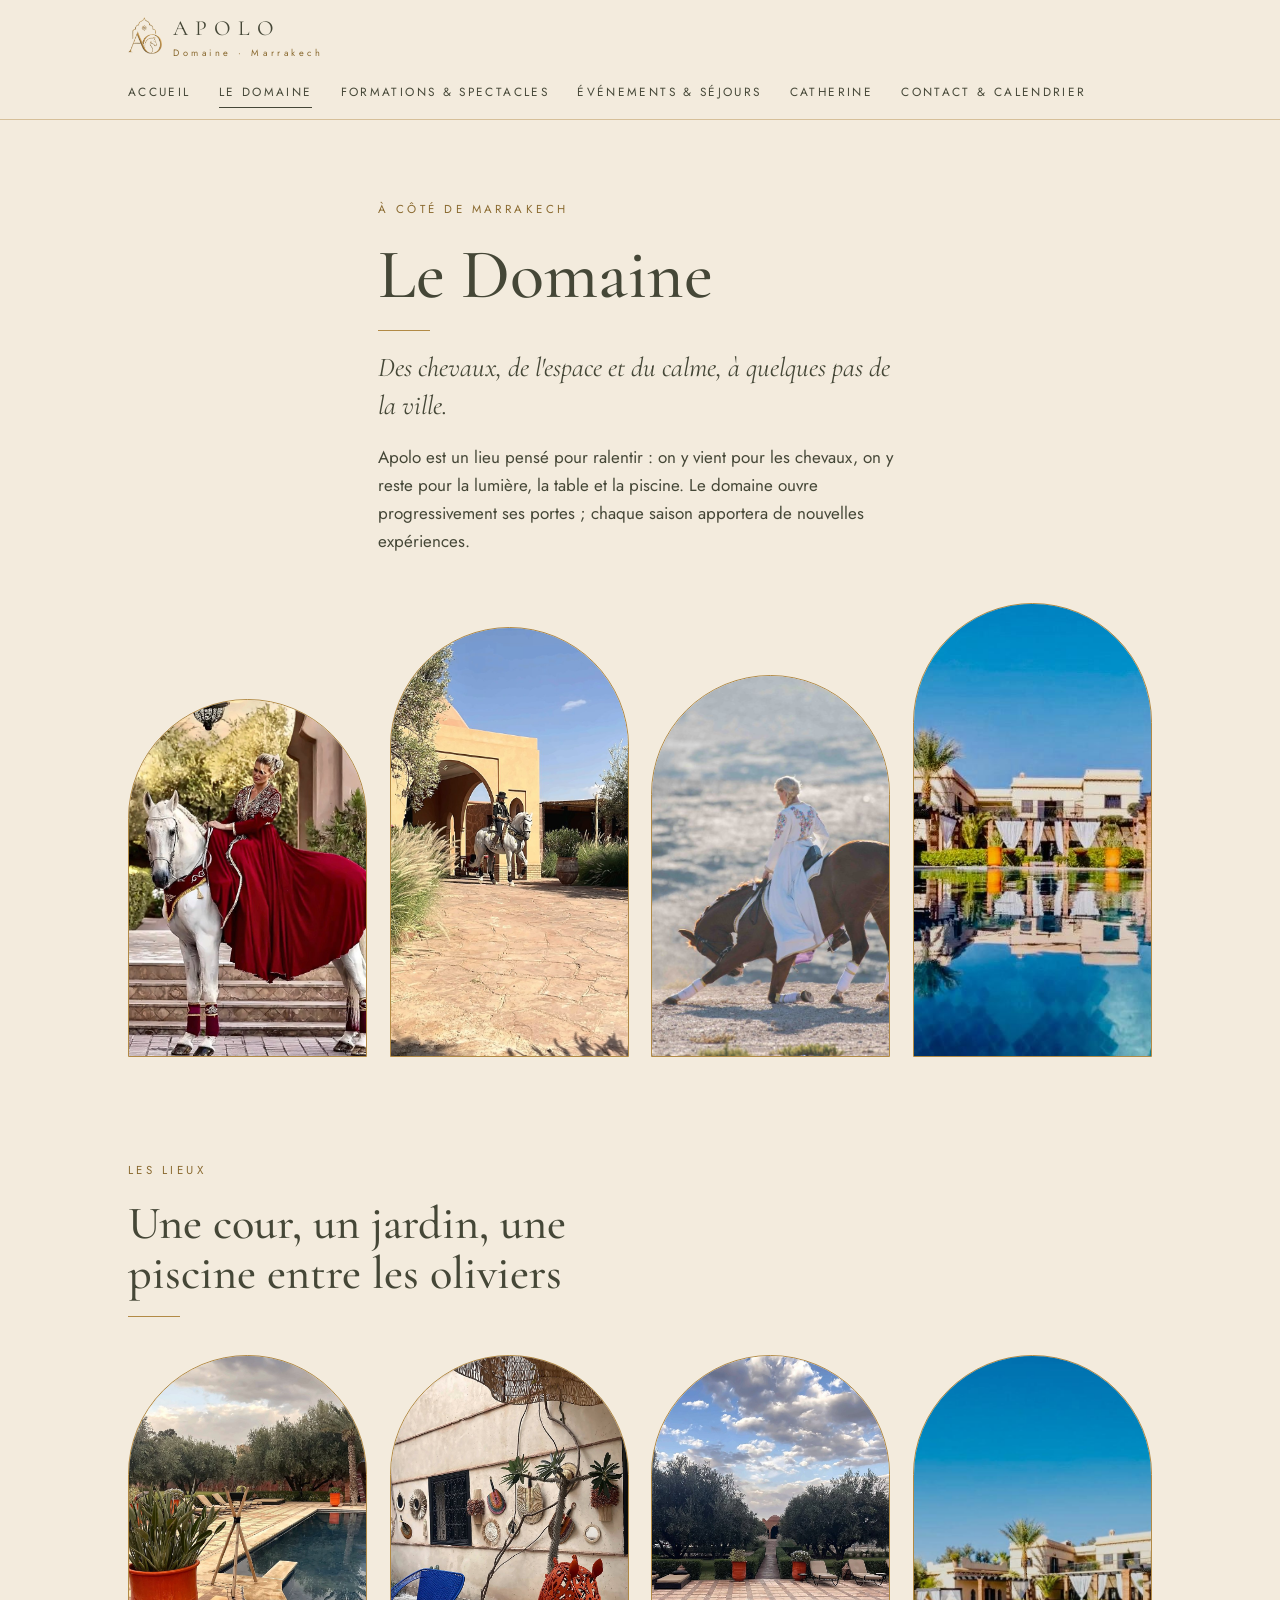
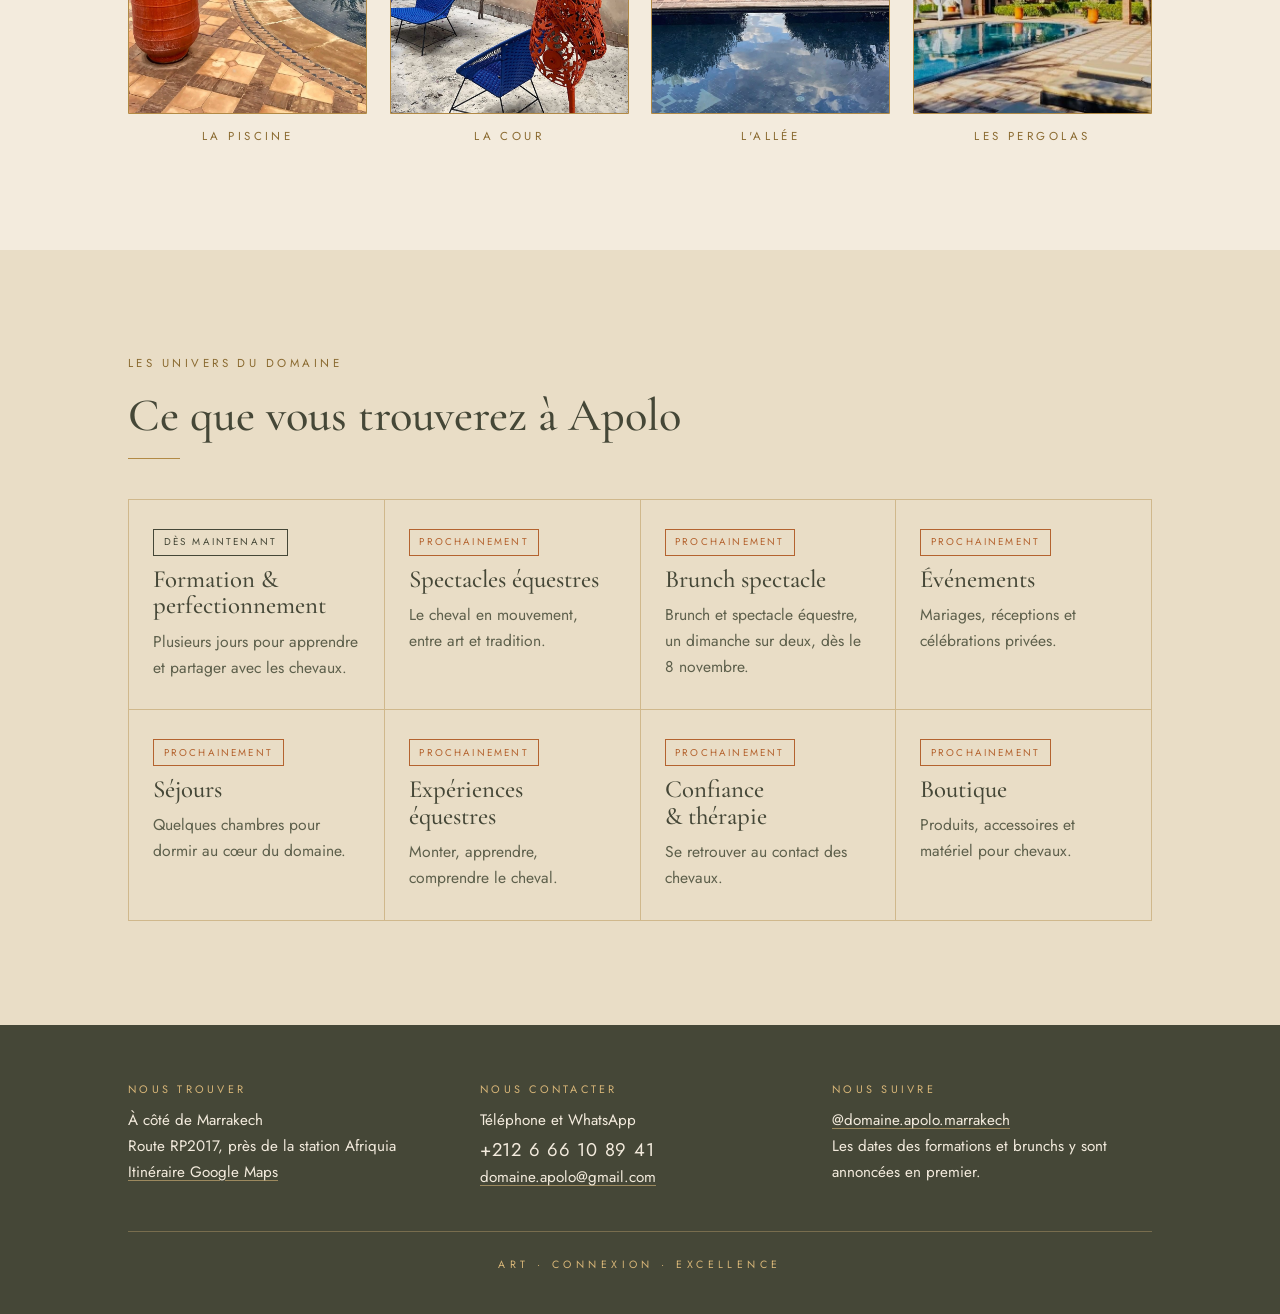
<file: domaine.html>
<!doctype html>
<html lang="fr">
<head>
<meta charset="utf-8">
<meta name="viewport" content="width=device-width, initial-scale=1, viewport-fit=cover">
<title>Le Domaine · Apolo</title>
<link rel="preconnect" href="https://fonts.googleapis.com">
<link rel="stylesheet" href="https://fonts.googleapis.com/css2?family=Cormorant+Garamond:ital,wght@0,400;0,500;0,600;1,400;1,500&family=Jost:wght@400;500&display=swap">
<link rel="stylesheet" href="style.css">
<style>
.page-head{padding-block:clamp(3rem,7vw,5rem) 0}
.page-head h1{font-size:clamp(2.6rem,6vw,4.4rem)}
.gallery{display:grid;grid-template-columns:repeat(4,minmax(0,1fr));gap:clamp(.7rem,2vw,1.4rem);align-items:end}
.gallery .arch:nth-child(1){aspect-ratio:2/3}
.gallery .arch:nth-child(2){aspect-ratio:2/3.6}
.gallery .arch:nth-child(3){aspect-ratio:2/3.2}
.gallery .arch:nth-child(4){aspect-ratio:2/3.8}
@media(max-width:640px){.gallery{grid-template-columns:repeat(2,minmax(0,1fr))}}
.lieux{display:grid;grid-template-columns:repeat(4,minmax(0,1fr));gap:clamp(.7rem,2vw,1.4rem);margin-top:2.4rem}
.lieux figure{margin:0;display:grid;gap:.8rem}
.lieux .arch{aspect-ratio:2/3}
.lieux figcaption{text-align:center}
@media(max-width:640px){.lieux{grid-template-columns:repeat(2,minmax(0,1fr))}}
</style>
</head>
<body>
<header class="top"><div class="wrap">
<a class="brand" href="index.html"><img src="embleme_apolo.png" alt=""><span>APOLO<small>Domaine · Marrakech</small></span></a>
<button class="menu-btn" type="button" aria-expanded="false" aria-controls="menu">Menu</button>
<nav class="nav" id="menu" aria-label="Menu principal">
<a href="index.html">Accueil</a>
<a href="domaine.html" aria-current="page">Le Domaine</a>
<a href="experiences.html">Formations &amp; Spectacles</a>
<a href="evenements.html">Événements &amp; Séjours</a>
<a href="catherine.html">Catherine</a>
<a href="contact.html">Contact &amp; Calendrier</a>
</nav>
</div></header>

<main>
<section class="page-head"><div class="wrap intro">
<div class="eyebrow">À côté de Marrakech</div>
<h1>Le Domaine</h1>
<div class="rule"></div>
<p class="lead">Des chevaux, de l'espace et du calme, à quelques pas de la ville.</p>
<p>Apolo est un lieu pensé pour ralentir : on y vient pour les chevaux, on y reste pour la lumière, la table et la piscine. Le domaine ouvre progressivement ses portes ; chaque saison apportera de nouvelles expériences.</p>
</div></section>

<section style="padding-top:clamp(2rem,5vw,3rem)"><div class="wrap">
<div class="gallery">
<div class="arch"><img src="photos/cath-arche-blanc.jpg" alt="Catherine en caftan rouge sur un cheval blanc" style="object-position:50% 45%" loading="lazy"></div>
<div class="arch"><img src="photos/cavaliere-porche.jpg" alt="Une cavalière sur un cheval blanc devant le porche du domaine" style="object-position:50% 55%" loading="lazy"></div>
<div class="arch"><img src="photos/blanc-reverence.jpg" alt="Révérence d'un cheval alezan" style="object-position:50% 50%" loading="lazy"></div>
<div class="arch"><img src="photos/domaine-reflet.jpg" alt="Le domaine se reflète dans la piscine" style="object-position:40% 50%" loading="lazy"></div>
</div>
</div></section>

<section style="padding-top:0"><div class="wrap">
<div class="intro"><div class="eyebrow">Les lieux</div><h2 style="font-size:clamp(2rem,4vw,2.9rem)">Une cour, un jardin, une piscine entre les oliviers</h2><div class="rule"></div></div>
<div class="lieux">
<figure><div class="arch"><img src="photos/lieu-piscine.jpg" alt="La piscine bordée de jarres terracotta et d'oliviers" style="object-position:50% 60%" loading="lazy"></div><figcaption class="eyebrow">La piscine</figcaption></figure>
<figure><div class="arch"><img src="photos/lieu-cour.jpg" alt="La cour, fauteuils bleus et cheval sculpté orange" style="object-position:50% 62%" loading="lazy"></div><figcaption class="eyebrow">La cour</figcaption></figure>
<figure><div class="arch"><img src="photos/lieu-allee.jpg" alt="L'allée d'oliviers menant au pavillon" style="object-position:50% 50%" loading="lazy"></div><figcaption class="eyebrow">L'allée</figcaption></figure>
<figure><div class="arch"><img src="photos/domaine-piscine.jpg" alt="Le domaine : piscine, pergolas et voilages blancs" style="object-position:50% 48%" loading="lazy"></div><figcaption class="eyebrow">Les pergolas</figcaption></figure>
</div>
</div></section>

<section class="band"><div class="wrap">
<div class="intro"><div class="eyebrow">Les univers du domaine</div><h2 style="font-size:clamp(2rem,4vw,2.9rem)">Ce que vous trouverez à Apolo</h2><div class="rule"></div></div>
<div class="offers">
<a class="offer" href="experiences.html"><span class="tag open" style="justify-self:start">Dès maintenant</span><h3>Formation &amp; perfectionnement</h3><p>Plusieurs jours pour apprendre et partager avec les chevaux.</p></a>
<a class="offer" href="experiences.html"><span class="tag soon" style="justify-self:start">Prochainement</span><h3>Spectacles équestres</h3><p>Le cheval en mouvement, entre art et tradition.</p></a>
<a class="offer" href="experiences.html"><span class="tag soon" style="justify-self:start">Prochainement</span><h3>Brunch spectacle</h3><p>Brunch et spectacle équestre, un dimanche sur deux, dès le 8 novembre.</p></a>
<a class="offer" href="evenements.html"><span class="tag soon" style="justify-self:start">Prochainement</span><h3>Événements</h3><p>Mariages, réceptions et célébrations privées.</p></a>
<a class="offer" href="evenements.html"><span class="tag soon" style="justify-self:start">Prochainement</span><h3>Séjours</h3><p>Quelques chambres pour dormir au cœur du domaine.</p></a>
<a class="offer" href="experiences.html"><span class="tag soon" style="justify-self:start">Prochainement</span><h3>Expériences équestres</h3><p>Monter, apprendre, comprendre le cheval.</p></a>
<div class="offer"><span class="tag soon" style="justify-self:start">Prochainement</span><h3>Confiance &amp; thérapie</h3><p>Se retrouver au contact des chevaux.</p></div>
<div class="offer"><span class="tag soon" style="justify-self:start">Prochainement</span><h3>Boutique</h3><p>Produits, accessoires et matériel pour chevaux.</p></div>
</div>
</div></section>
</main>

<footer class="foot"><div class="wrap">
<div class="cols">
<div><h4>Nous trouver</h4><p>À côté de Marrakech<br>Route RP2017, près de la station Afriquia<br><a href="https://www.google.com/maps/search/?api=1&amp;query=31.46699,-7.87174" target="_blank" rel="noopener">Itinéraire Google Maps</a></p></div>
<div><h4>Nous contacter</h4><p>Téléphone et WhatsApp<br><span style="font-size:1.15rem;letter-spacing:.04em">+212 6 66 10 89 41</span><br><a href="mailto:domaine.apolo@gmail.com">domaine.apolo@gmail.com</a></p></div>
<div><h4>Nous suivre</h4><p><a href="https://www.instagram.com/domaine.apolo.marrakech/" target="_blank" rel="noopener">@domaine.apolo.marrakech</a><br>Les dates des formations et brunchs y sont annoncées en premier.</p></div>
</div>
<div class="motto">Art · Connexion · Excellence</div>
</div></footer>
<script>(function(){function up(){try{window.scrollTo(0,0);document.documentElement.scrollTop=0;document.body.scrollTop=0;}catch(e){}}
try{if("scrollRestoration" in history)history.scrollRestoration="manual";}catch(e){}
if(!location.hash){up();document.addEventListener("DOMContentLoaded",up);window.addEventListener("load",function(){up();setTimeout(up,60);setTimeout(up,300);});window.addEventListener("pageshow",up);}
document.querySelectorAll(".nav a,.brand").forEach(function(a){a.addEventListener("click",function(e){var h=a.getAttribute("href")||"",p=location.pathname.split("/").pop()||"index.html";if(h===p||(h==="index.html"&&p==="")){e.preventDefault();window.scrollTo({top:0,behavior:"smooth"});var t=document.querySelector(".top"),m=document.querySelector(".menu-btn");if(t&&t.classList.contains("open")){t.classList.remove("open");if(m){m.setAttribute("aria-expanded","false");m.textContent="Menu";}}}});});})();</script>
<script>(function(){var b=document.querySelector(".menu-btn"),h=document.querySelector(".top");if(!b||!h)return;b.addEventListener("click",function(){var o=h.classList.toggle("open");b.setAttribute("aria-expanded",o?"true":"false");b.textContent=o?"Fermer":"Menu";});})();</script>
</body>
</html>
</file>
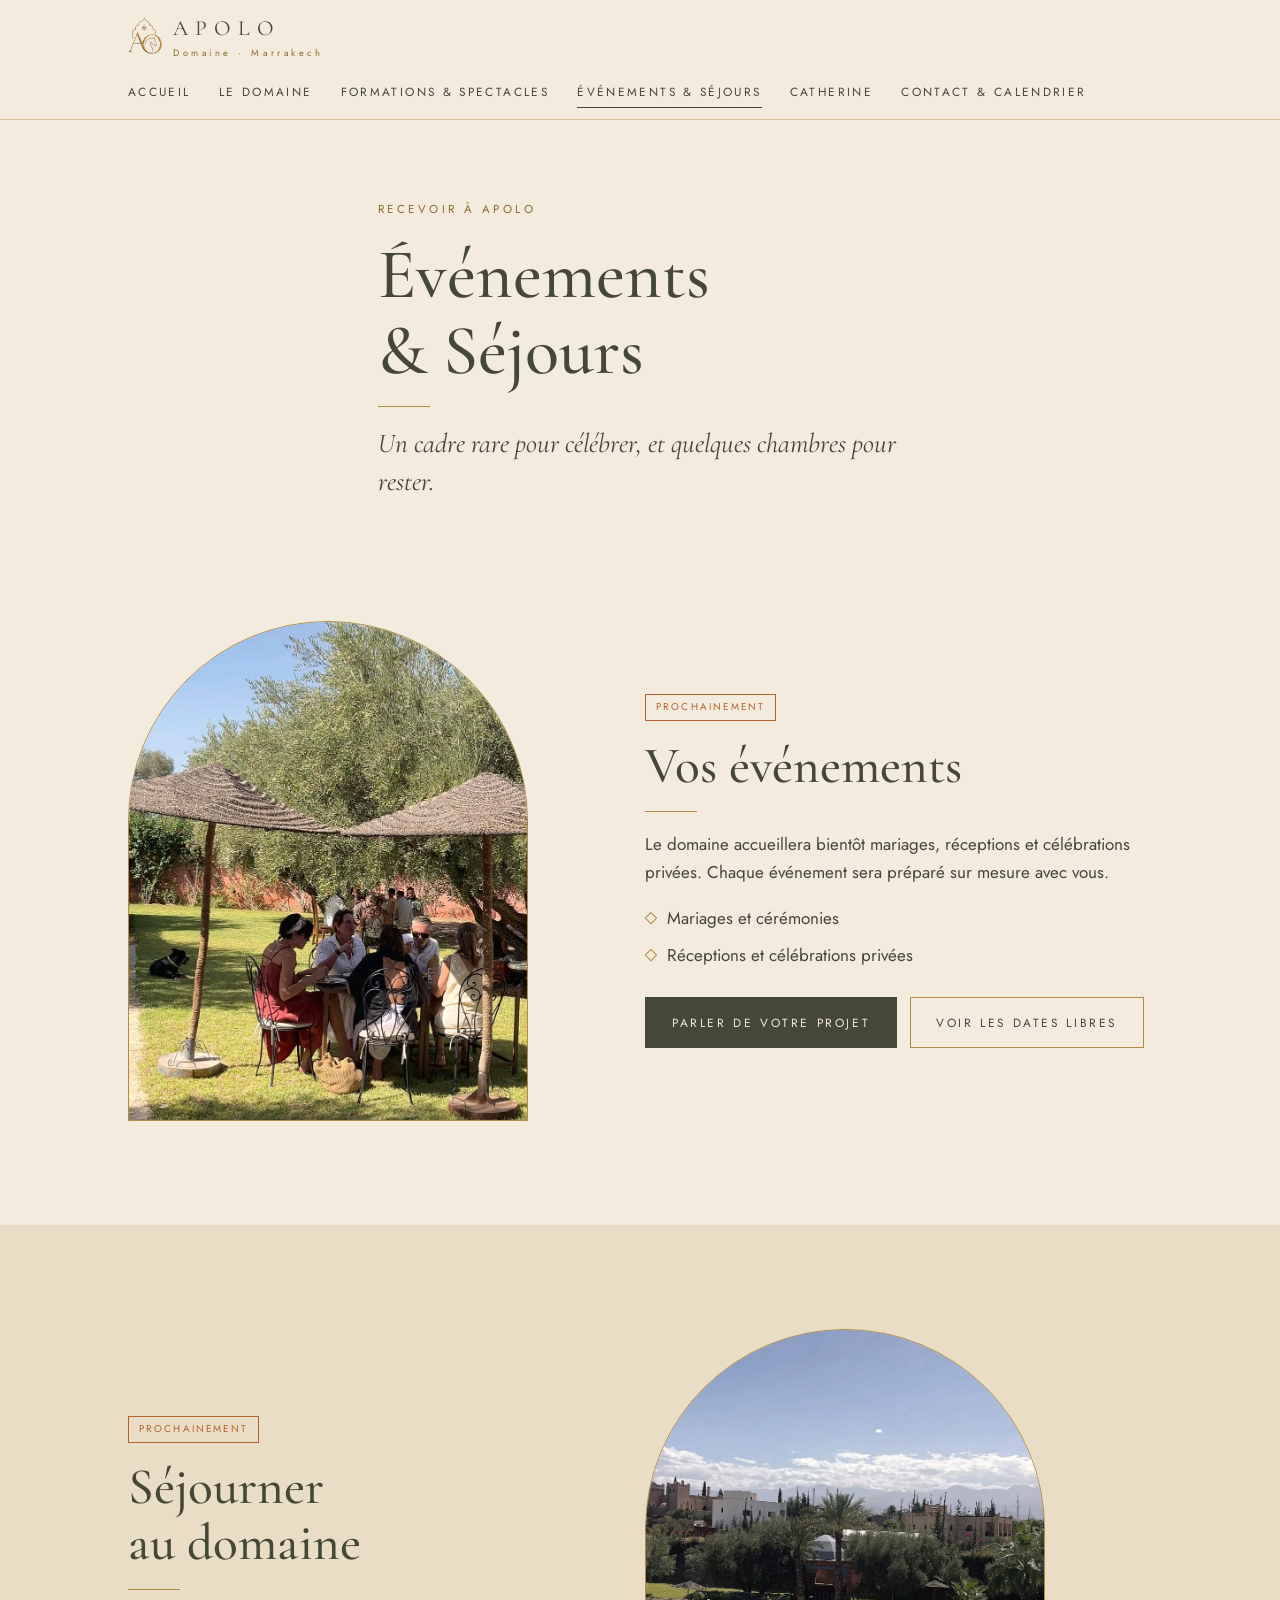
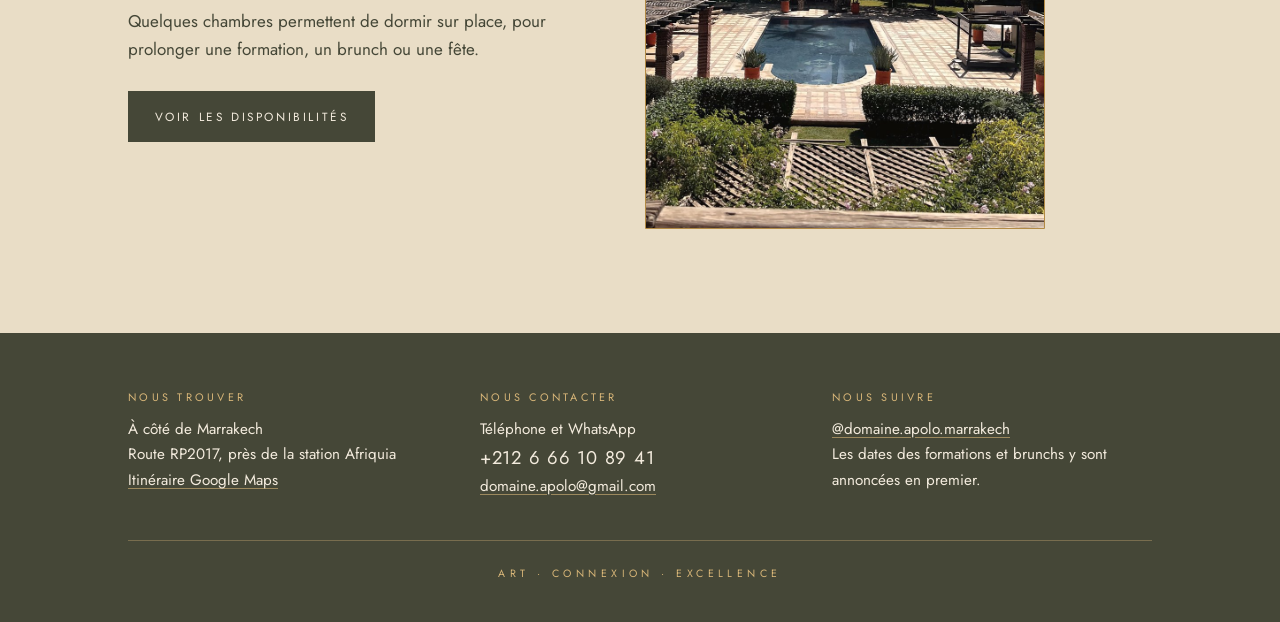
<file: evenements.html>
<!doctype html>
<html lang="fr">
<head>
<meta charset="utf-8">
<meta name="viewport" content="width=device-width, initial-scale=1, viewport-fit=cover">
<title>Événements et Séjours · Apolo</title>
<link rel="preconnect" href="https://fonts.googleapis.com">
<link rel="stylesheet" href="https://fonts.googleapis.com/css2?family=Cormorant+Garamond:ital,wght@0,400;0,500;0,600;1,400;1,500&family=Jost:wght@400;500&display=swap">
<link rel="stylesheet" href="style.css">
<style>
.page-head{padding-block:clamp(3rem,7vw,5rem) 1rem}
.page-head h1{font-size:clamp(2.6rem,6vw,4.4rem)}
.block .arch{aspect-ratio:4/5;width:100%;max-width:400px}
.block h2{font-size:clamp(2.1rem,4.5vw,3.2rem)}
.facts{list-style:none;margin:0;padding:0;display:grid;gap:.6rem}
.facts li{display:flex;gap:.8rem;align-items:baseline}
.facts li::before{content:"";flex:none;width:7px;height:7px;transform:rotate(45deg) translateY(-2px);border:1px solid var(--gold)}
@media(min-width:761px){.flip>:first-child{order:2}}
</style>
</head>
<body>
<header class="top"><div class="wrap">
<a class="brand" href="index.html"><img src="embleme_apolo.png" alt=""><span>APOLO<small>Domaine · Marrakech</small></span></a>
<button class="menu-btn" type="button" aria-expanded="false" aria-controls="menu">Menu</button>
<nav class="nav" id="menu" aria-label="Menu principal">
<a href="index.html">Accueil</a>
<a href="domaine.html">Le Domaine</a>
<a href="experiences.html">Formations &amp; Spectacles</a>
<a href="evenements.html" aria-current="page">Événements &amp; Séjours</a>
<a href="catherine.html">Catherine</a>
<a href="contact.html">Contact &amp; Calendrier</a>
</nav>
</div></header>

<main>
<section class="page-head"><div class="wrap intro">
<div class="eyebrow">Recevoir à Apolo</div>
<h1>Événements &amp; Séjours</h1>
<div class="rule"></div>
<p class="lead">Un cadre rare pour célébrer, et quelques chambres pour rester.</p>
</div></section>

<section id="evenements" class="block"><div class="wrap split">
<div class="arch"><img src="photos/evenement-table.jpg" alt="Des convives attablés dans le jardin, sous les parasols en paille" style="object-position:50% 50%" loading="lazy"></div>
<div class="intro">
<span class="tag soon" style="justify-self:start">Prochainement</span>
<h2>Vos événements</h2>
<div class="rule"></div>
<p>Le domaine accueillera bientôt mariages, réceptions et célébrations privées. Chaque événement sera préparé sur mesure avec vous.</p>
<ul class="facts">
<li>Mariages et cérémonies</li>
<li>Réceptions et célébrations privées</li>
</ul>
<div class="actions" style="margin-top:.6rem"><a class="btn" href="contact.html#demande">Parler de votre projet</a><a class="btn ghost" href="contact.html#calendrier">Voir les dates libres</a></div>
</div>
</div></section>

<section id="sejours" class="band block"><div class="wrap split flip">
<div class="arch"><img src="photos/lieu-vue-piscine.jpg" alt="La piscine et les montagnes, vues depuis la terrasse" style="object-position:50% 45%" loading="lazy"></div>
<div class="intro">
<span class="tag soon" style="justify-self:start">Prochainement</span>
<h2>Séjourner au domaine</h2>
<div class="rule"></div>
<p>Quelques chambres permettent de dormir sur place, pour prolonger une formation, un brunch ou une fête.</p>
<div class="actions" style="margin-top:.6rem"><a class="btn" href="contact.html#calendrier">Voir les disponibilités</a></div>
</div>
</div></section>
</main>

<footer class="foot"><div class="wrap">
<div class="cols">
<div><h4>Nous trouver</h4><p>À côté de Marrakech<br>Route RP2017, près de la station Afriquia<br><a href="https://www.google.com/maps/search/?api=1&amp;query=31.46699,-7.87174" target="_blank" rel="noopener">Itinéraire Google Maps</a></p></div>
<div><h4>Nous contacter</h4><p>Téléphone et WhatsApp<br><span style="font-size:1.15rem;letter-spacing:.04em">+212 6 66 10 89 41</span><br><a href="mailto:domaine.apolo@gmail.com">domaine.apolo@gmail.com</a></p></div>
<div><h4>Nous suivre</h4><p><a href="https://www.instagram.com/domaine.apolo.marrakech/" target="_blank" rel="noopener">@domaine.apolo.marrakech</a><br>Les dates des formations et brunchs y sont annoncées en premier.</p></div>
</div>
<div class="motto">Art · Connexion · Excellence</div>
</div></footer>
<script>(function(){function up(){try{window.scrollTo(0,0);document.documentElement.scrollTop=0;document.body.scrollTop=0;}catch(e){}}
try{if("scrollRestoration" in history)history.scrollRestoration="manual";}catch(e){}
if(!location.hash){up();document.addEventListener("DOMContentLoaded",up);window.addEventListener("load",function(){up();setTimeout(up,60);setTimeout(up,300);});window.addEventListener("pageshow",up);}
document.querySelectorAll(".nav a,.brand").forEach(function(a){a.addEventListener("click",function(e){var h=a.getAttribute("href")||"",p=location.pathname.split("/").pop()||"index.html";if(h===p||(h==="index.html"&&p==="")){e.preventDefault();window.scrollTo({top:0,behavior:"smooth"});var t=document.querySelector(".top"),m=document.querySelector(".menu-btn");if(t&&t.classList.contains("open")){t.classList.remove("open");if(m){m.setAttribute("aria-expanded","false");m.textContent="Menu";}}}});});})();</script>
<script>(function(){var b=document.querySelector(".menu-btn"),h=document.querySelector(".top");if(!b||!h)return;b.addEventListener("click",function(){var o=h.classList.toggle("open");b.setAttribute("aria-expanded",o?"true":"false");b.textContent=o?"Fermer":"Menu";});})();</script>
</body>
</html>
</file>
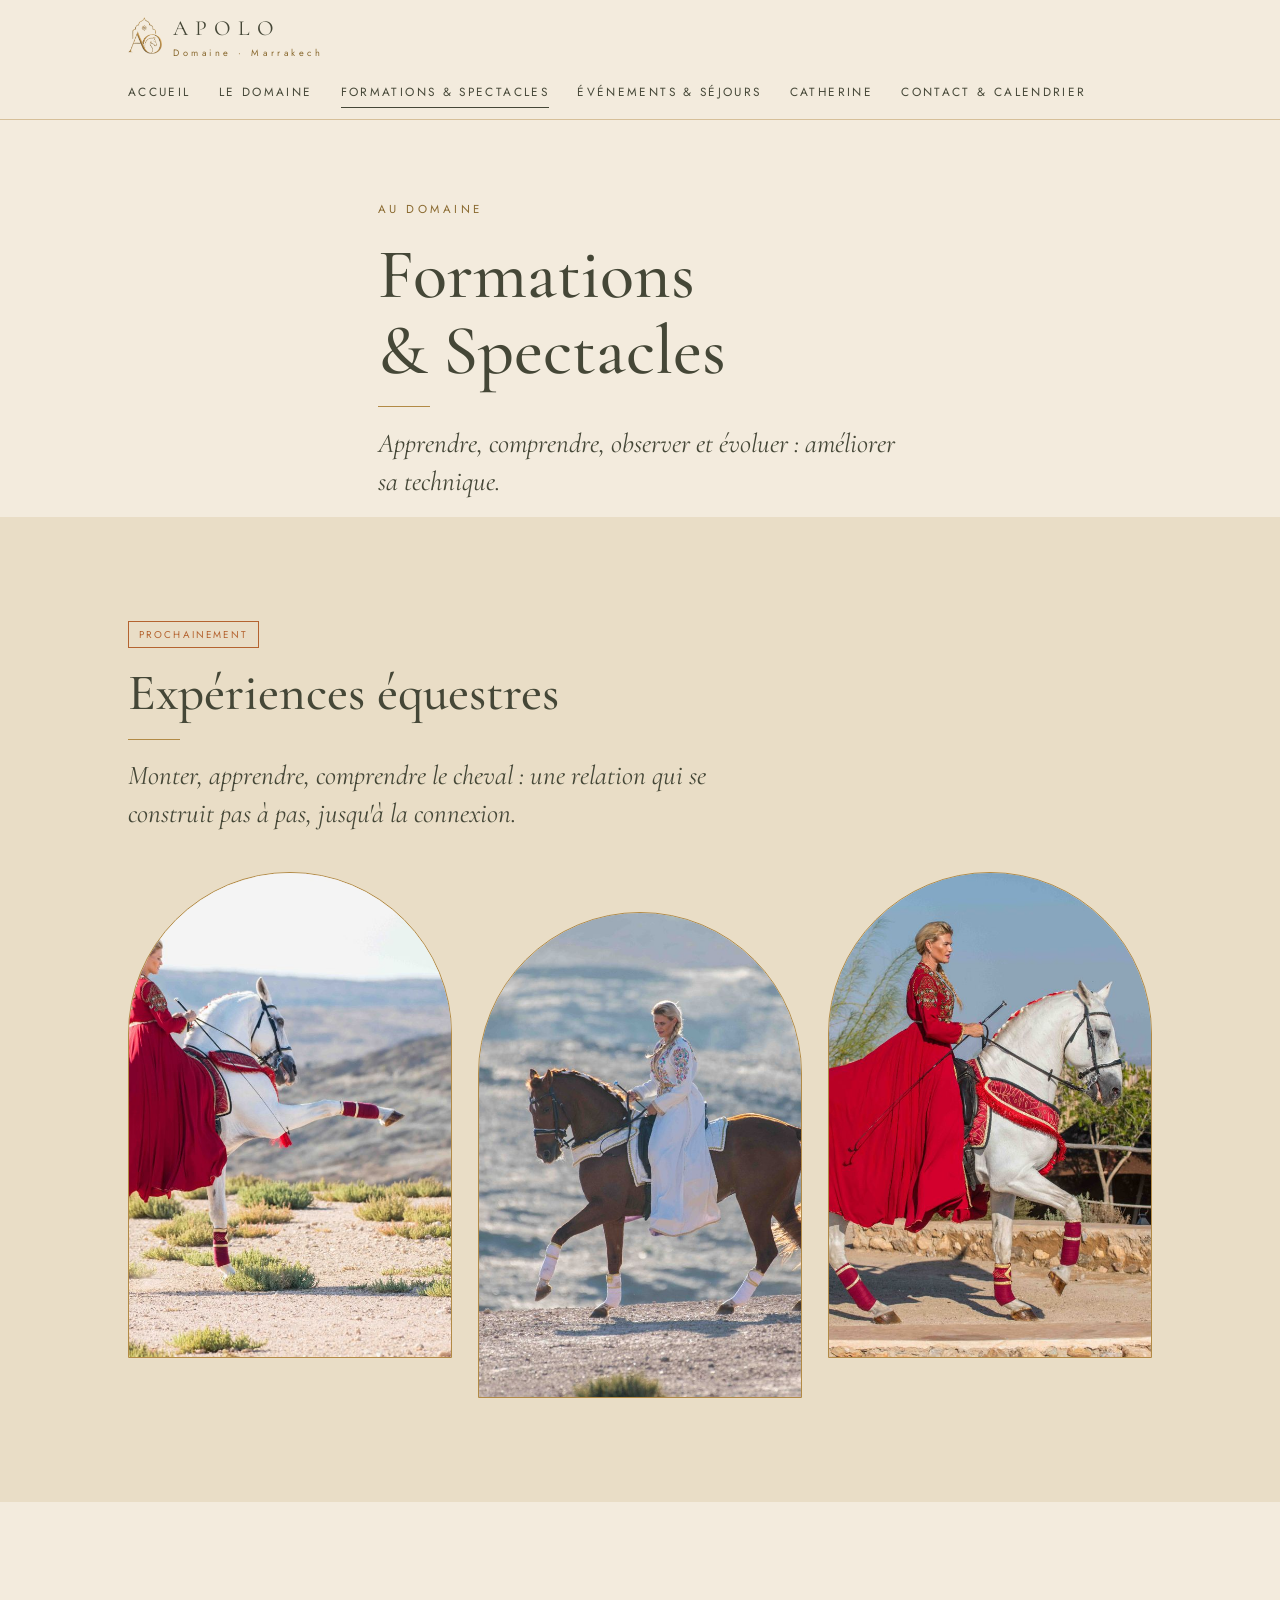
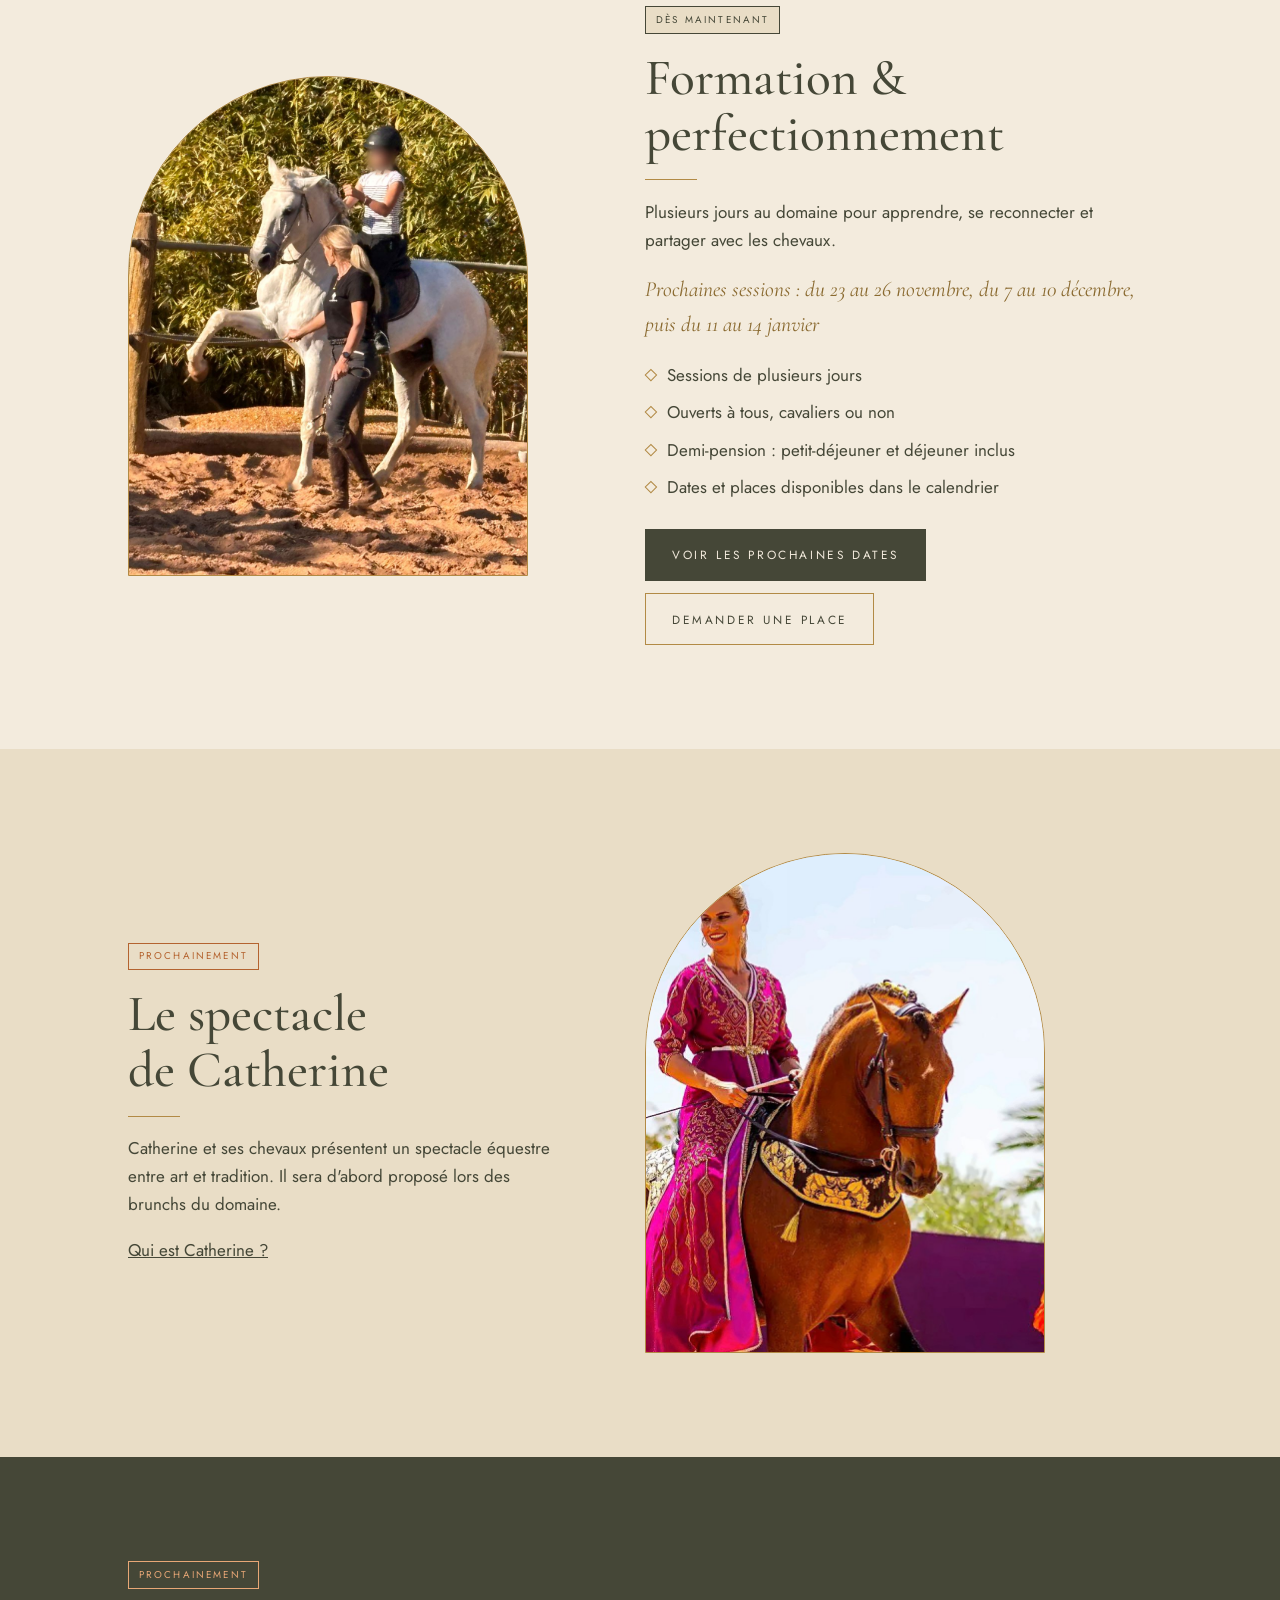
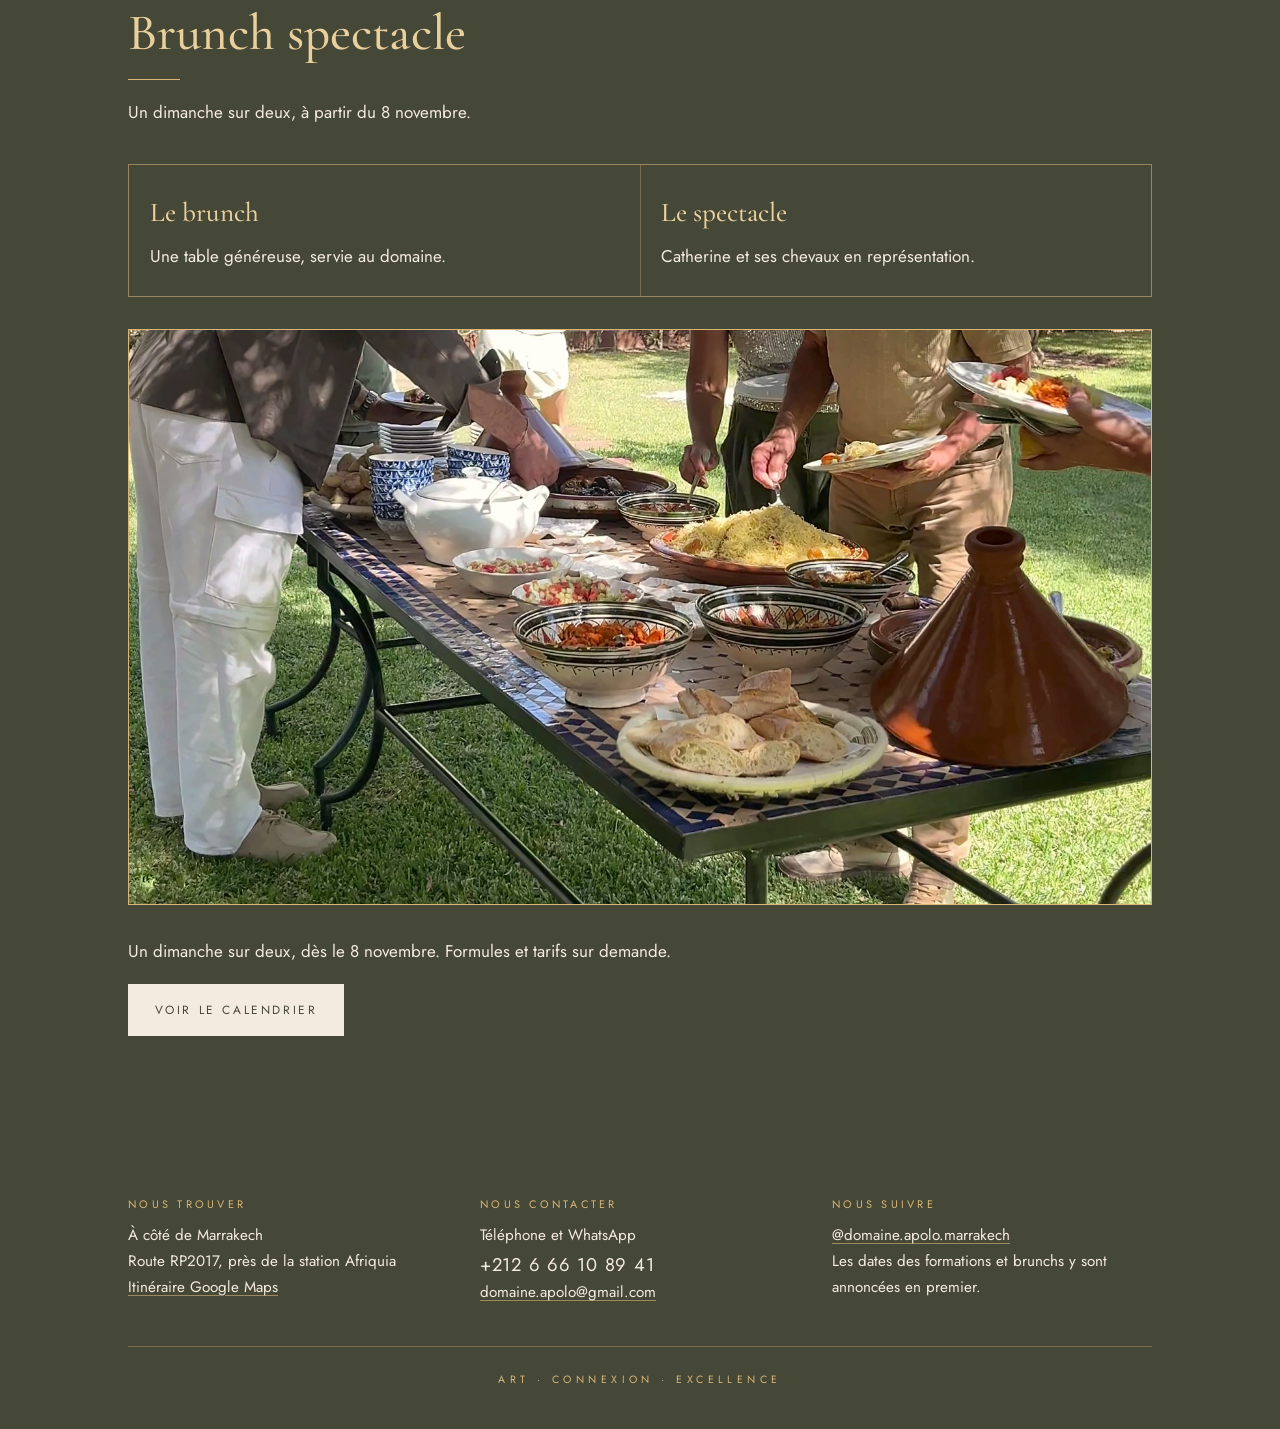
<file: experiences.html>
<!doctype html>
<html lang="fr">
<head>
<meta charset="utf-8">
<meta name="viewport" content="width=device-width, initial-scale=1, viewport-fit=cover">
<title>Formations et Spectacles · Apolo</title>
<link rel="preconnect" href="https://fonts.googleapis.com">
<link rel="stylesheet" href="https://fonts.googleapis.com/css2?family=Cormorant+Garamond:ital,wght@0,400;0,500;0,600;1,400;1,500&family=Jost:wght@400;500&display=swap">
<link rel="stylesheet" href="style.css">
<style>
.page-head{padding-block:clamp(3rem,7vw,5rem) 1rem}
.page-head h1{font-size:clamp(2.6rem,6vw,4.4rem)}
.block .arch{aspect-ratio:4/5;width:100%;max-width:400px}
.block h2{font-size:clamp(2.1rem,4.5vw,3.2rem)}
.facts{list-style:none;margin:0;padding:0;display:grid;gap:.6rem}
.facts li{display:flex;gap:.8rem;align-items:baseline}
.facts li::before{content:"";flex:none;width:7px;height:7px;transform:rotate(45deg) translateY(-2px);border:1px solid var(--gold)}
.dark .facts li::before{border-color:#D8B678}
.pack{display:grid;grid-template-columns:repeat(2,minmax(0,1fr));gap:1px;background:rgba(216,182,120,.35);border:1px solid rgba(216,182,120,.35)}
.pack div{background:var(--olive);padding:1.6rem 1.3rem;display:grid;gap:.4rem}
.pack strong{font-family:var(--f-display);font-weight:500;font-size:1.7rem;color:#E9CF9C}
@media(max-width:640px){.pack{grid-template-columns:1fr}}
.wide{margin-top:2rem;border:1px solid #D8B678;aspect-ratio:16/9;overflow:hidden}
.wide img{width:100%;height:100%;object-fit:cover}
@media(max-width:640px){.wide{aspect-ratio:4/3}}
.trio{display:grid;grid-template-columns:repeat(3,minmax(0,1fr));gap:clamp(.5rem,2.5vw,1.6rem);margin-top:2.4rem}
.trio .arch{aspect-ratio:2/3;max-width:none;width:100%}
.trio .arch:nth-child(2){margin-top:2.5rem}
@media(min-width:761px){.flip>:first-child{order:2}}
</style>
</head>
<body>
<header class="top"><div class="wrap">
<a class="brand" href="index.html"><img src="embleme_apolo.png" alt=""><span>APOLO<small>Domaine · Marrakech</small></span></a>
<button class="menu-btn" type="button" aria-expanded="false" aria-controls="menu">Menu</button>
<nav class="nav" id="menu" aria-label="Menu principal">
<a href="index.html">Accueil</a>
<a href="domaine.html">Le Domaine</a>
<a href="experiences.html" aria-current="page">Formations &amp; Spectacles</a>
<a href="evenements.html">Événements &amp; Séjours</a>
<a href="catherine.html">Catherine</a>
<a href="contact.html">Contact &amp; Calendrier</a>
</nav>
</div></header>

<main>
<section class="page-head"><div class="wrap intro">
<div class="eyebrow">Au domaine</div>
<h1>Formations &amp; Spectacles</h1>
<div class="rule"></div>
<p class="lead">Apprendre, comprendre, observer et évoluer : améliorer sa technique.</p>
</div></section>

<section id="equestre" class="band"><div class="wrap">
<div class="intro">
<span class="tag soon" style="justify-self:start">Prochainement</span>
<h2 style="font-size:clamp(2.1rem,4.5vw,3.2rem)">Expériences équestres</h2>
<div class="rule"></div>
<p class="lead">Monter, apprendre, comprendre le cheval : une relation qui se construit pas à pas, jusqu'à la connexion.</p>
</div>
<div class="trio">
<div class="arch"><img src="photos/rouge-espagnol.jpg" alt="Cheval blanc au pas espagnol" style="object-position:62% 50%" loading="lazy"></div>
<div class="arch"><img src="photos/blanc-pas.jpg" alt="Catherine en caftan rouge, à cheval" style="object-position:50% 40%" loading="lazy"></div>
<div class="arch"><img src="photos/rouge-domaine.jpg" alt="Catherine en robe rouge, en spectacle" style="object-position:50% 70%" loading="lazy"></div>
</div>
</div></section>

<section id="stages" class="block"><div class="wrap split">
<div class="arch"><img src="photos/stage-blanc.jpg" alt="Catherine guide une jeune cavalière sur un cheval blanc pendant une formation" style="object-position:50% 40%" loading="lazy"></div>
<div class="intro">
<span class="tag open" style="justify-self:start">Dès maintenant</span>
<h2>Formation &amp; perfectionnement</h2>
<div class="rule"></div>
<p>Plusieurs jours au domaine pour apprendre, se reconnecter et partager avec les chevaux.</p>
<p style="font-family:var(--f-display);font-size:1.35rem;font-style:italic;color:var(--gold-ink)">Prochaines sessions : du 23 au 26 novembre, du 7 au 10 décembre, puis du 11 au 14 janvier</p>
<ul class="facts">
<li>Sessions de plusieurs jours</li>
<li>Ouverts à tous, cavaliers ou non</li>
<li>Demi-pension : petit-déjeuner et déjeuner inclus</li>
<li>Dates et places disponibles dans le calendrier</li>
</ul>
<div class="actions" style="margin-top:.6rem"><a class="btn" href="contact.html#calendrier">Voir les prochaines dates</a><a class="btn ghost" href="contact.html#demande">Demander une place</a></div>
</div>
</div></section>

<section id="spectacle" class="band block"><div class="wrap split flip">
<div class="arch"><img src="photos/cath-spectacle-seule.jpg" alt="Catherine et son cheval en spectacle" style="object-position:50% 20%" loading="lazy"></div>
<div class="intro">
<span class="tag soon" style="justify-self:start">Prochainement</span>
<h2>Le spectacle de Catherine</h2>
<div class="rule"></div>
<p>Catherine et ses chevaux présentent un spectacle équestre entre art et tradition. Il sera d'abord proposé lors des brunchs du domaine.</p>
<p><a href="catherine.html">Qui est Catherine ?</a></p>
</div>
</div></section>

<section id="brunch" class="dark"><div class="wrap">
<div class="intro" style="margin-bottom:2.4rem">
<span class="tag soon" style="justify-self:start">Prochainement</span>
<h2 style="font-size:clamp(2.1rem,4.5vw,3.2rem);color:#E9CF9C">Brunch spectacle</h2>
<div class="rule"></div>
<p>Un dimanche sur deux, à partir du 8 novembre.</p>
</div>
<div class="pack">
<div><strong>Le brunch</strong><span>Une table généreuse, servie au domaine.</span></div>
<div><strong>Le spectacle</strong><span>Catherine et ses chevaux en représentation.</span></div>
</div>
<div class="wide"><img src="photos/brunch-buffet.jpg" alt="Le buffet du brunch sous l'olivier : couscous, salades, pain et tajine" style="object-position:50% 60%" loading="lazy"></div>
<p style="margin-top:2rem;max-width:58ch">Un dimanche sur deux, dès le 8 novembre. Formules et tarifs sur demande.</p>
<div class="actions" style="margin-top:1.2rem"><a class="btn on-dark" href="contact.html#calendrier">Voir le calendrier</a></div>
</div></section>
</main>

<footer class="foot"><div class="wrap">
<div class="cols">
<div><h4>Nous trouver</h4><p>À côté de Marrakech<br>Route RP2017, près de la station Afriquia<br><a href="https://www.google.com/maps/search/?api=1&amp;query=31.46699,-7.87174" target="_blank" rel="noopener">Itinéraire Google Maps</a></p></div>
<div><h4>Nous contacter</h4><p>Téléphone et WhatsApp<br><span style="font-size:1.15rem;letter-spacing:.04em">+212 6 66 10 89 41</span><br><a href="mailto:domaine.apolo@gmail.com">domaine.apolo@gmail.com</a></p></div>
<div><h4>Nous suivre</h4><p><a href="https://www.instagram.com/domaine.apolo.marrakech/" target="_blank" rel="noopener">@domaine.apolo.marrakech</a><br>Les dates des formations et brunchs y sont annoncées en premier.</p></div>
</div>
<div class="motto">Art · Connexion · Excellence</div>
</div></footer>
<script>(function(){function up(){try{window.scrollTo(0,0);document.documentElement.scrollTop=0;document.body.scrollTop=0;}catch(e){}}
try{if("scrollRestoration" in history)history.scrollRestoration="manual";}catch(e){}
if(!location.hash){up();document.addEventListener("DOMContentLoaded",up);window.addEventListener("load",function(){up();setTimeout(up,60);setTimeout(up,300);});window.addEventListener("pageshow",up);}
document.querySelectorAll(".nav a,.brand").forEach(function(a){a.addEventListener("click",function(e){var h=a.getAttribute("href")||"",p=location.pathname.split("/").pop()||"index.html";if(h===p||(h==="index.html"&&p==="")){e.preventDefault();window.scrollTo({top:0,behavior:"smooth"});var t=document.querySelector(".top"),m=document.querySelector(".menu-btn");if(t&&t.classList.contains("open")){t.classList.remove("open");if(m){m.setAttribute("aria-expanded","false");m.textContent="Menu";}}}});});})();</script>
<script>(function(){var b=document.querySelector(".menu-btn"),h=document.querySelector(".top");if(!b||!h)return;b.addEventListener("click",function(){var o=h.classList.toggle("open");b.setAttribute("aria-expanded",o?"true":"false");b.textContent=o?"Fermer":"Menu";});})();</script>
</body>
</html>
</file>
<file: style.css>
/* Apolo — arches marocaines, ivoire et kaki olive, rythme lent, une seule touche terracotta par écran */
:root{
  --ivory:#F3EBDD; --sand:#E9DDC6; --sand-deep:#DCCBAA;
  --olive:#454737; --olive-soft:#5E604C; --gold:#B28A45; --gold-ink:#8A6A30; --terra:#B4632F;
  --line:rgba(178,138,69,.45);
  --f-display:'Cormorant Garamond',Georgia,'Times New Roman',serif;
  --f-body:'Jost','Helvetica Neue',Arial,sans-serif;
  color-scheme:light;
}
*{box-sizing:border-box}
html{scroll-behavior:smooth}
body{margin:0;background:var(--ivory);color:var(--olive);font-family:var(--f-body);font-weight:400;font-size:1.0625rem;line-height:1.65}
img{max-width:100%;display:block}
a{color:inherit}
a:focus-visible,button:focus-visible,input:focus-visible,select:focus-visible,textarea:focus-visible{outline:2px solid var(--gold-ink);outline-offset:3px}
h1,h2,h3{font-family:var(--f-display);font-weight:500;line-height:1.08;margin:0;text-wrap:balance}
.eyebrow{font-family:var(--f-body);font-size:.72rem;letter-spacing:.3em;text-transform:uppercase;color:var(--gold-ink)}
.rule{width:52px;height:1px;background:var(--gold)}
.wrap{max-width:1120px;margin:0 auto;padding-inline:clamp(16px,5vw,48px)}

/* En-tête */
.top{position:sticky;top:env(safe-area-inset-top,0px);z-index:10;background:var(--ivory);border-bottom:1px solid var(--line)}
.top .wrap{display:flex;align-items:center;justify-content:space-between;gap:1rem;padding-block:.7rem;flex-wrap:wrap}
.brand{display:flex;align-items:center;gap:.7rem;text-decoration:none}
.brand img{width:34px;height:auto}
.brand span{font-family:var(--f-display);font-size:1.35rem;letter-spacing:.32em}
.brand small{display:block;font-family:var(--f-body);font-size:.58rem;letter-spacing:.38em;color:var(--gold-ink);margin-top:-2px}
.nav{display:flex;gap:clamp(.9rem,2.2vw,1.8rem);flex-wrap:wrap;align-items:center}
.nav a{font-size:.74rem;letter-spacing:.2em;text-transform:uppercase;text-decoration:none;padding-block:.35rem;border-bottom:1px solid transparent}
.nav a:hover{border-color:var(--gold)}
.nav a[aria-current="page"]{border-color:var(--olive)}
.menu-btn{display:none}
@media(max-width:820px){
  .top .wrap{justify-content:space-between;flex-wrap:wrap;padding-block:.55rem}
  .brand span{font-size:1.2rem}
  .menu-btn{display:inline-flex;align-items:center;justify-content:center;min-height:44px;padding:0 1.1rem;background:transparent;border:1px solid var(--gold);color:var(--olive);font-family:var(--f-body);font-size:.72rem;letter-spacing:.22em;text-transform:uppercase;cursor:pointer}
  .nav{display:none;width:100%;flex-direction:column;align-items:stretch;flex-wrap:nowrap;gap:0;padding-bottom:.4rem}
  .top.open .nav{display:flex}
  .nav a{padding:.95rem .2rem;font-size:.8rem;border-bottom:1px solid var(--line)}
  .nav a:last-child{border-bottom:0}
  .nav a[aria-current="page"]{color:var(--gold-ink)}
}

/* Boutons */
.btn{display:inline-block;font-size:.74rem;letter-spacing:.22em;text-transform:uppercase;text-decoration:none;padding:.95rem 1.6rem;background:var(--olive);color:var(--ivory);border:1px solid var(--olive);cursor:pointer;font-family:var(--f-body)}
.btn:hover{background:var(--olive-soft)}
.btn.ghost{background:transparent;color:var(--olive);border-color:var(--gold)}
.btn.ghost:hover{background:var(--sand)}
.btn.on-dark{background:var(--ivory);color:var(--olive);border-color:var(--ivory)}
.actions{display:flex;gap:.8rem;flex-wrap:wrap}

/* Arches photo : on montre un fragment, jamais tout */
.arch{position:relative;border-radius:999px 999px 0 0;overflow:hidden;background:var(--sand);border:1px solid var(--gold);max-width:100%}
.arch img{width:100%;height:100%;object-fit:cover}
.arch .ph{position:absolute;inset:0;display:grid;place-items:center;padding:1.5rem;text-align:center;font-size:.72rem;letter-spacing:.16em;text-transform:uppercase;color:var(--gold-ink);background:repeating-linear-gradient(135deg,transparent 0 14px,rgba(178,138,69,.07) 14px 15px)}

/* Sections */
section{padding-block:clamp(3.5rem,9vw,6.5rem)}
.band{background:var(--sand)}
.dark{background:var(--olive);color:var(--ivory)}
.dark .eyebrow{color:#D8B678}
.dark .rule{background:#D8B678}
.intro{display:grid;gap:1.1rem;max-width:62ch}
.intro p{margin:0}
.lead{font-family:var(--f-display);font-size:clamp(1.35rem,2.4vw,1.7rem);line-height:1.4;font-style:italic}
.split{display:grid;grid-template-columns:minmax(0,1fr) minmax(0,1.15fr);gap:clamp(2rem,6vw,5rem);align-items:center}
@media(max-width:760px){.split{grid-template-columns:1fr}}

.tag{display:inline-block;font-size:.62rem;letter-spacing:.22em;text-transform:uppercase;padding:.28rem .6rem;border:1px solid currentColor}
.tag.soon{color:var(--terra)}
.tag.open{color:var(--olive);background:var(--sand)}
.dark .tag.soon{color:#E8A776}

/* Liste d'offres */
.offers{display:grid;grid-template-columns:repeat(auto-fit,minmax(min(100%,250px),1fr));border-top:1px solid var(--line);border-left:1px solid var(--line);margin-top:2.5rem}
.offer{padding:1.8rem 1.5rem;border-right:1px solid var(--line);border-bottom:1px solid var(--line);display:grid;gap:.6rem;align-content:start;text-decoration:none;min-width:0}
a.offer:hover{background:var(--sand)}
.offer h3{font-size:1.55rem}
.offer p{margin:0;color:var(--olive-soft);font-size:.98rem}

/* Pied de page */
.foot{background:var(--olive);color:var(--ivory);padding-block:3.5rem 2.5rem}
.foot .cols{display:grid;grid-template-columns:repeat(auto-fit,minmax(min(100%,220px),1fr));gap:2rem}
.foot h4{margin:0 0 .6rem;font-family:var(--f-body);font-weight:400;font-size:.68rem;letter-spacing:.3em;text-transform:uppercase;color:#D8B678}
.foot p{margin:0;font-size:.95rem;line-height:1.7}
.foot a{text-decoration:underline;text-decoration-color:rgba(216,182,120,.6);text-underline-offset:3px}
.foot .motto{margin-top:2.5rem;padding-top:1.5rem;border-top:1px solid rgba(216,182,120,.35);text-align:center;font-size:.66rem;letter-spacing:.42em;text-transform:uppercase;color:#D8B678}

@media(prefers-reduced-motion:reduce){html{scroll-behavior:auto}}
</file>
